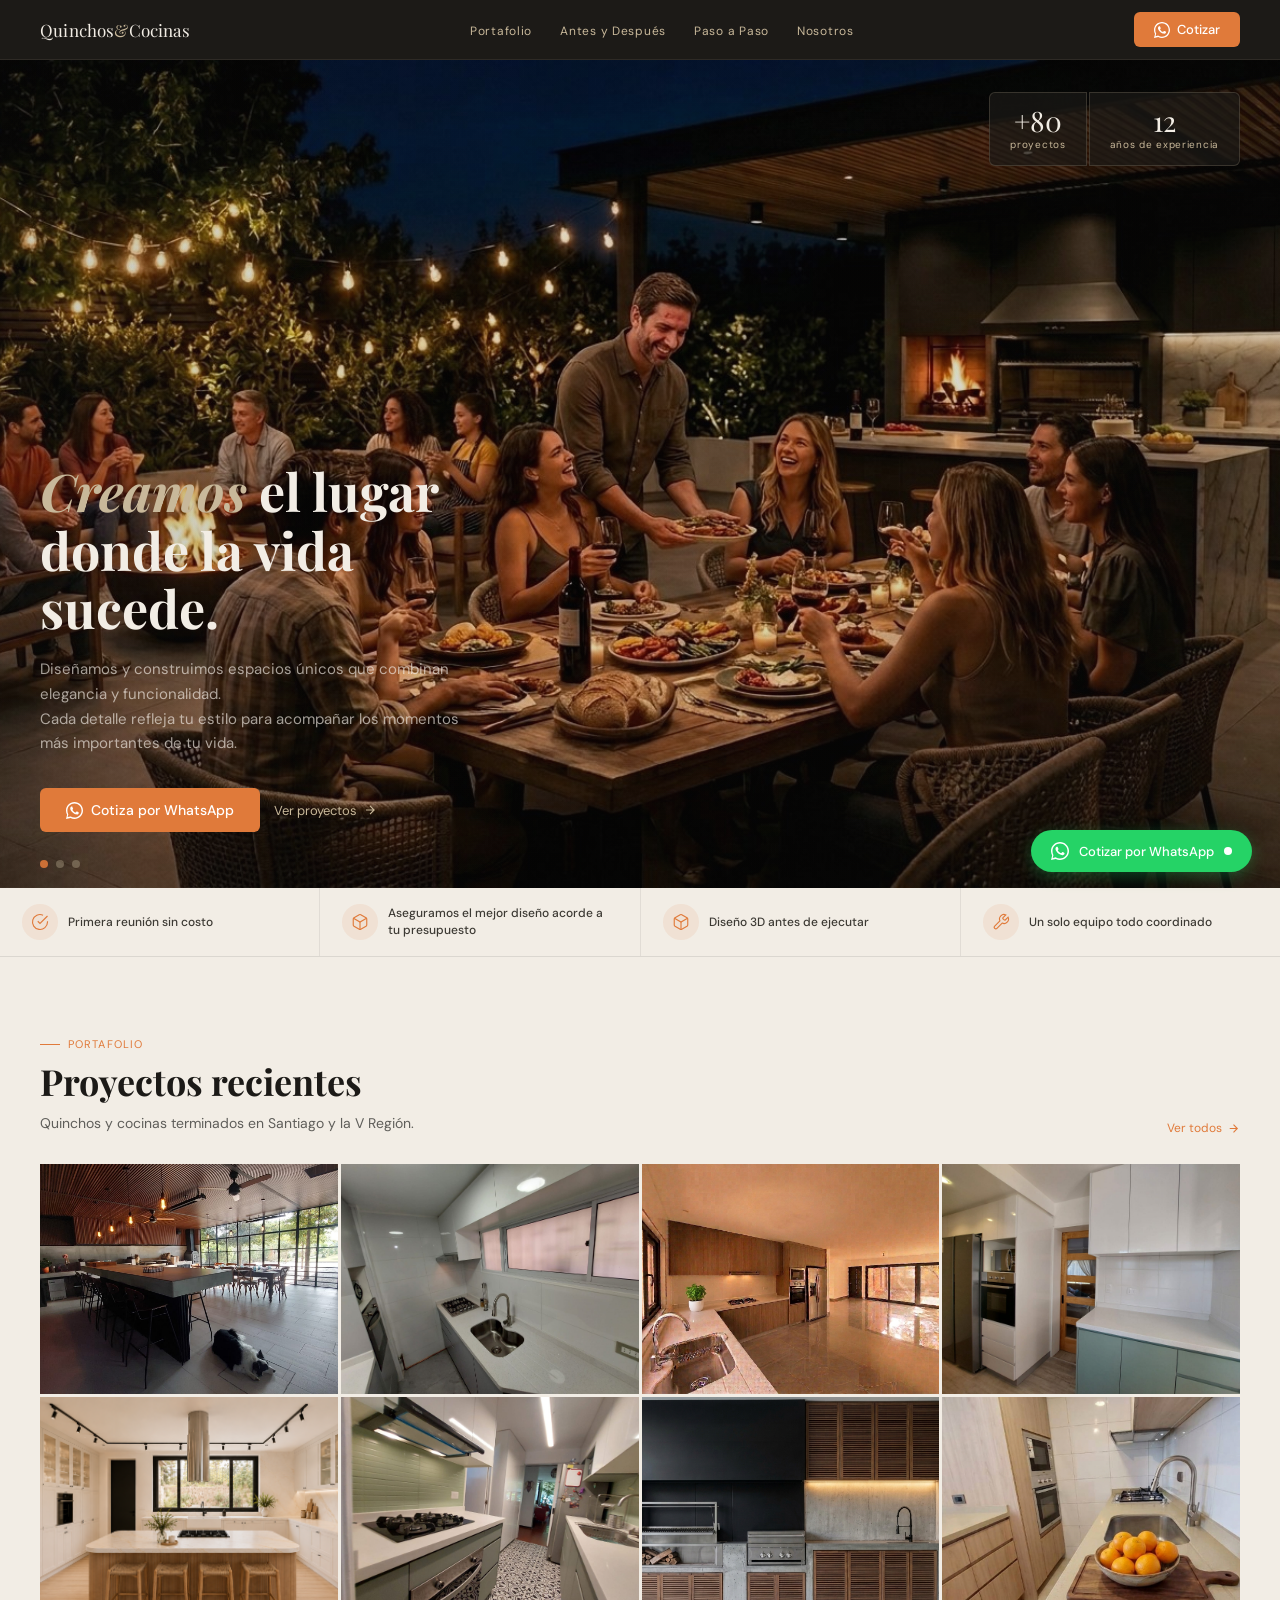
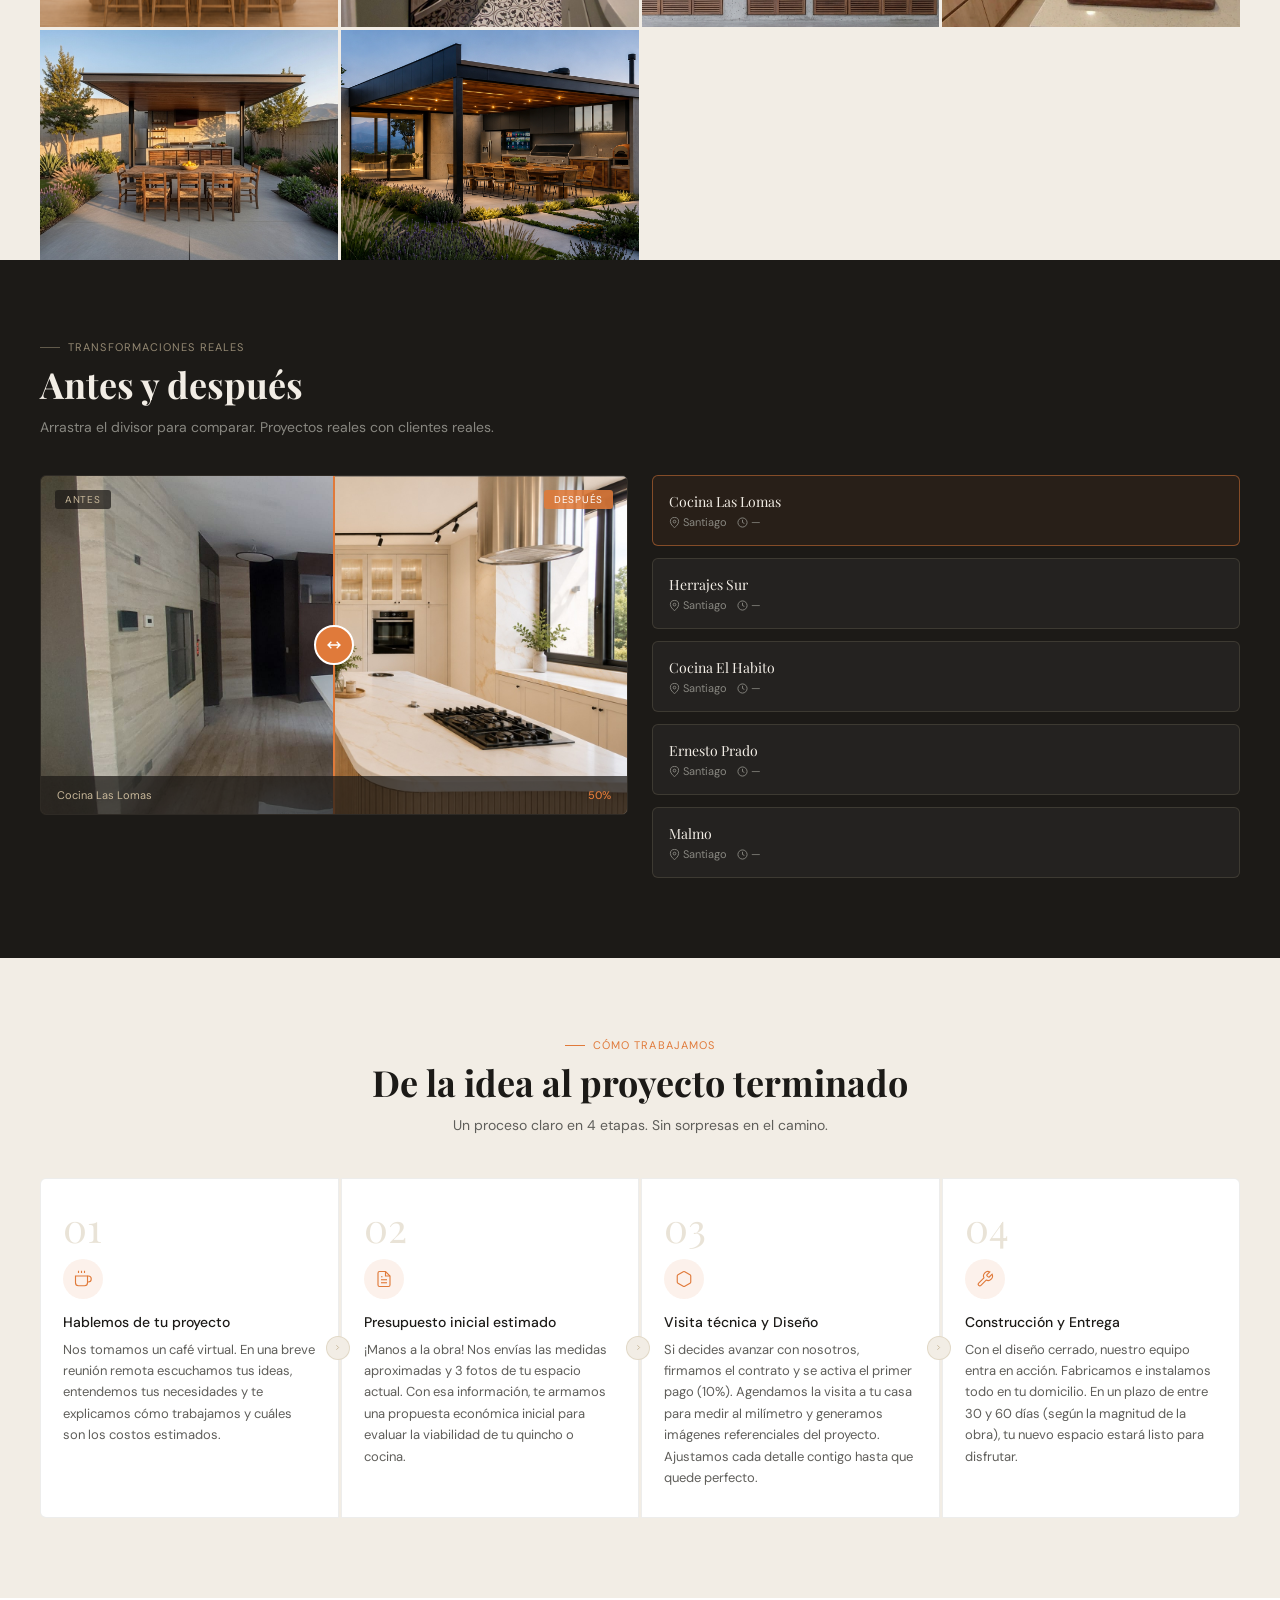
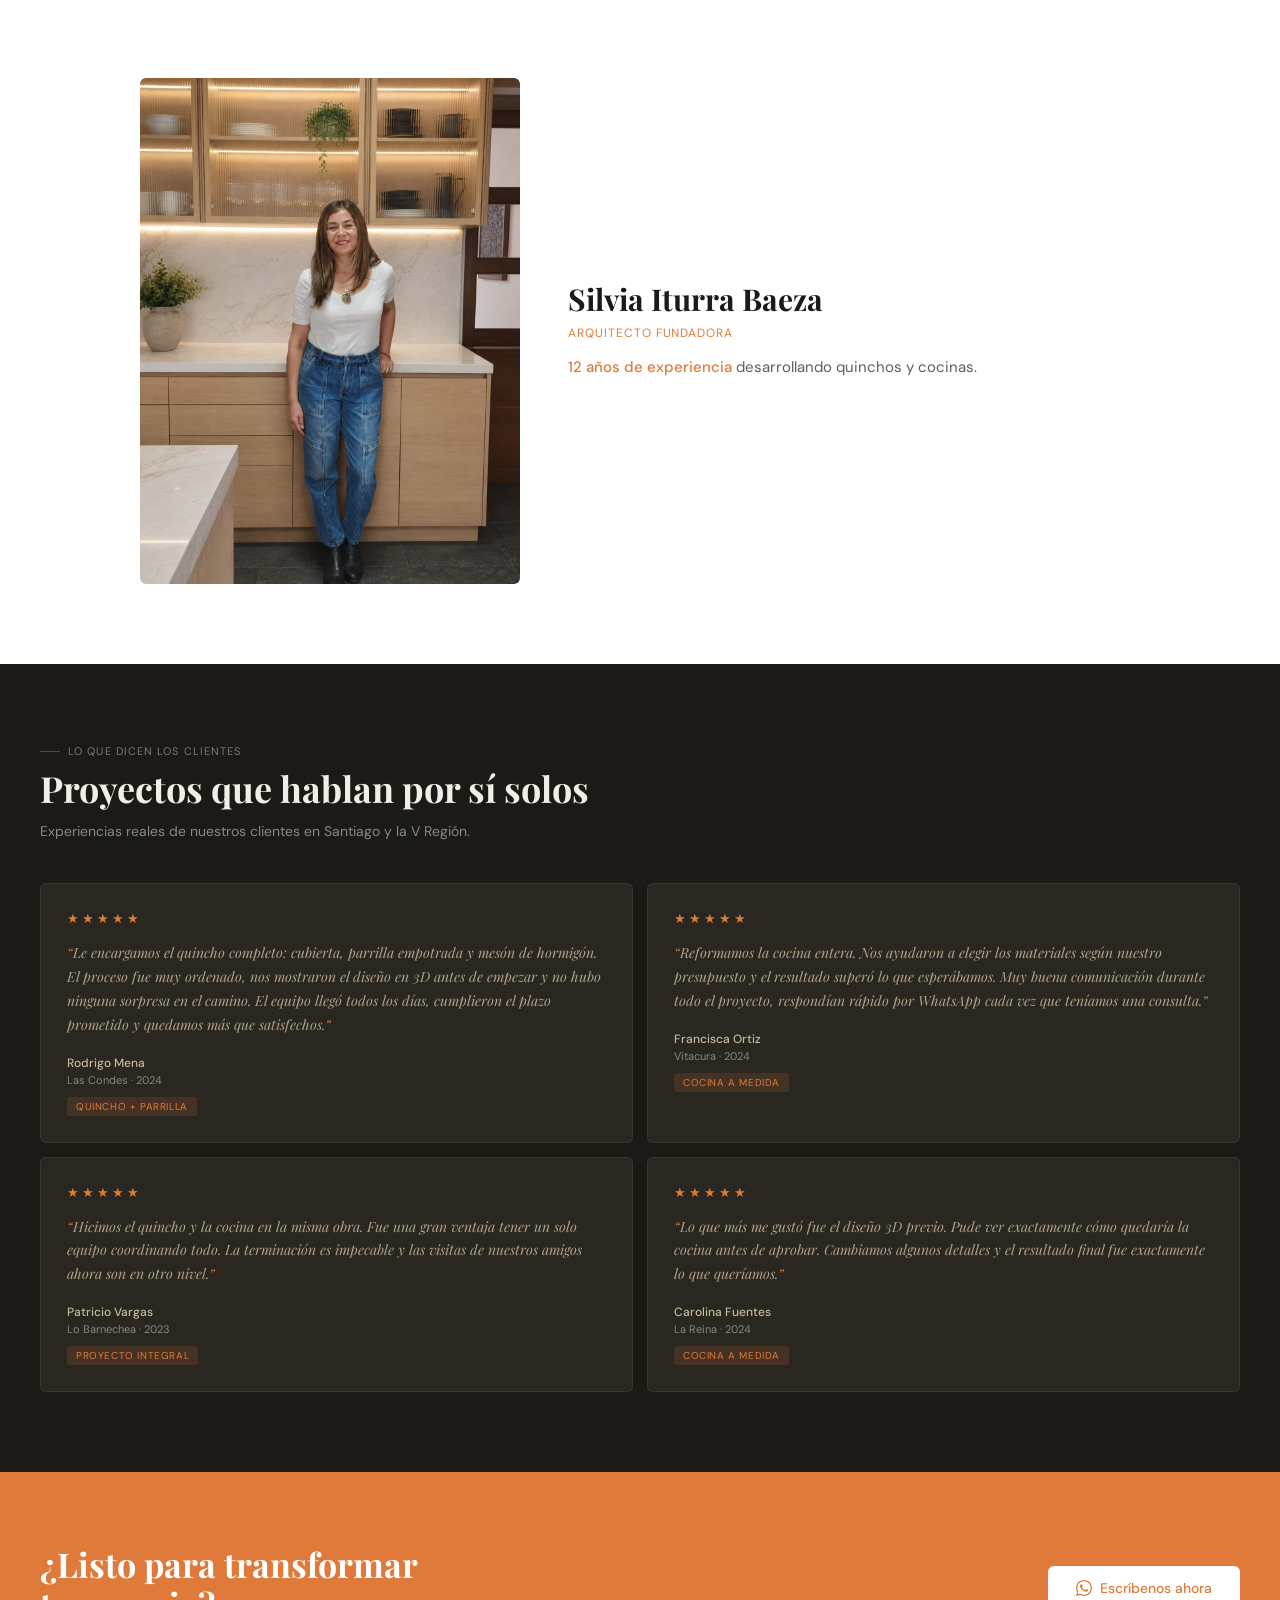
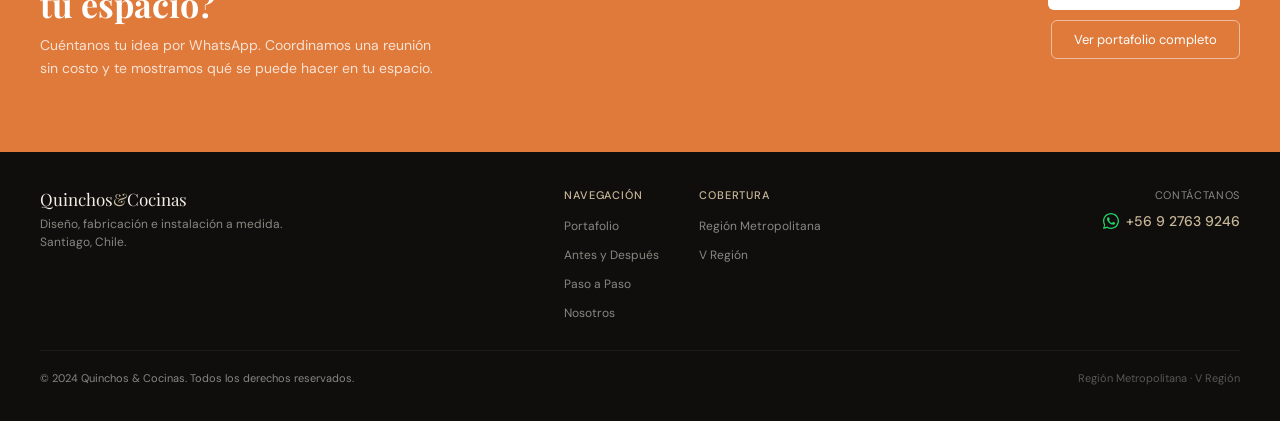
<file: index.html>
<!DOCTYPE html>
<html lang="es">
<head>
  <meta charset="UTF-8">
  <meta name="viewport" content="width=device-width, initial-scale=1.0">
  <title>Quinchos & Cocinas — A medida en Santiago y Viña del Mar</title>
  <meta name="description" content="Diseño, fabricación e instalación de quinchos y cocinas a medida en la Región Metropolitana y V Región. Un solo equipo, sin intermediarios.">
  <link rel="preconnect" href="https://fonts.googleapis.com">
  <link rel="preconnect" href="https://fonts.gstatic.com" crossorigin>
  <link href="https://fonts.googleapis.com/css2?family=Playfair+Display:ital,wght@0,400;0,500;1,400&family=DM+Sans:opsz,wght@9..40,400;9..40,500&display=swap" rel="stylesheet">
  <link rel="stylesheet" href="css/site.css">
</head>
<body>

  <!-- ── NAV ── -->
  <nav class="nav" aria-label="Navegación principal">
    <a href="#" class="nav-logo">Quinchos<span>&amp;</span>Cocinas</a>
    <ul class="nav-links">
      <li><a href="#portafolio">Portafolio</a></li>
      <li><a href="#antes-despues">Antes y Después</a></li>
      <li><a href="#proceso">Paso a Paso</a></li>
      <li><a href="#nosotros">Nosotros</a></li>
    </ul>
    <!-- Cotizador desactivado temporalmente (verificando precios). Reactivar: quitar las lineas de comentario que rodean este bloque.
    <a href="/cotizador" class="nav-cta" style="margin-right:8px; background:transparent; border:1px solid rgba(200,184,154,0.3); color:var(--sand);">
      Cotizador
    </a>
    -->
    <a href="https://wa.me/56927639246?text=Hola%2C%20me%20interesa%20cotizar%20un%20proyecto" class="nav-cta" target="_blank" rel="noopener">
      <svg width="16" height="16" viewBox="0 0 24 24" fill="currentColor" aria-hidden="true"><path d="M17.472 14.382c-.297-.149-1.758-.867-2.03-.967-.273-.099-.471-.148-.67.15-.197.297-.767.966-.94 1.164-.173.199-.347.223-.644.075-.297-.15-1.255-.463-2.39-1.475-.883-.788-1.48-1.761-1.653-2.059-.173-.297-.018-.458.13-.606.134-.133.298-.347.446-.52.149-.174.198-.298.298-.497.099-.198.05-.371-.025-.52-.075-.149-.669-1.612-.916-2.207-.242-.579-.487-.5-.669-.51-.173-.008-.371-.01-.57-.01-.198 0-.52.074-.792.372-.272.297-1.04 1.016-1.04 2.479 0 1.462 1.065 2.875 1.213 3.074.149.198 2.096 3.2 5.077 4.487.709.306 1.262.489 1.694.625.712.227 1.36.195 1.871.118.571-.085 1.758-.719 2.006-1.413.248-.694.248-1.289.173-1.413-.074-.124-.272-.198-.57-.347z"/><path d="M12 0C5.373 0 0 5.373 0 12c0 2.122.554 4.118 1.524 5.847L.057 23.998l6.304-1.452A11.946 11.946 0 0012 24c6.627 0 12-5.373 12-12S18.627 0 12 0zm0 22c-1.939 0-3.762-.516-5.337-1.419l-.382-.228-3.962.911.959-3.853-.25-.396A9.958 9.958 0 012 12C2 6.477 6.477 2 12 2s10 4.477 10 10-4.477 10-10 10z"/></svg>
      Cotizar
    </a>
    <button class="nav-hamburger" aria-label="Menú">
      <span></span><span></span><span></span>
    </button>
  </nav>

  <!-- ── HERO ── -->
  <section class="hero" aria-label="Bienvenida">
    <div class="carousel-container">
      <div class="carousel-left">
        <div class="carousel-slides">
          <div class="carousel-slide active">
            <img src="images/portada-1.jpg" alt="Portada 1">
          </div>
          <div class="carousel-slide">
            <img src="images/portada-2.jpg" alt="Portada 2">
          </div>
          <div class="carousel-slide">
            <img src="images/portada-3.jpg" alt="Portada 3">
          </div>
        </div>
        <div class="carousel-dots">
          <span class="carousel-dot active" data-slide="0"></span>
          <span class="carousel-dot" data-slide="1"></span>
          <span class="carousel-dot" data-slide="2"></span>
        </div>
      </div>
    </div>
    <div class="hero-overlay"></div>

    <div class="hero-stats" aria-label="Estadísticas">
      <div class="hero-stat">
        <div class="hero-stat-num">+80</div>
        <div class="hero-stat-label">proyectos</div>
      </div>
      <div class="hero-stat">
        <div class="hero-stat-num">12</div>
        <div class="hero-stat-label">años de experiencia</div>
      </div>
    </div>

    <div class="hero-content">
      <h1 class="hero-title">
        <em>Creamos</em> el lugar<br>
        donde la vida sucede.
      </h1>
      <p class="hero-sub">Diseñamos y construimos espacios únicos que combinan elegancia y funcionalidad.<br>Cada detalle refleja tu estilo para acompañar los momentos más importantes de tu vida.</p>
      <div class="hero-btns">
        <a href="https://wa.me/56927639246?text=Hola%2C%20me%20interesa%20cotizar%20un%20proyecto" class="btn-primary" target="_blank" rel="noopener">
          <svg width="17" height="17" viewBox="0 0 24 24" fill="currentColor" aria-hidden="true"><path d="M17.472 14.382c-.297-.149-1.758-.867-2.03-.967-.273-.099-.471-.148-.67.15-.197.297-.767.966-.94 1.164-.173.199-.347.223-.644.075-.297-.15-1.255-.463-2.39-1.475-.883-.788-1.48-1.761-1.653-2.059-.173-.297-.018-.458.13-.606.134-.133.298-.347.446-.52.149-.174.198-.298.298-.497.099-.198.05-.371-.025-.52-.075-.149-.669-1.612-.916-2.207-.242-.579-.487-.5-.669-.51-.173-.008-.371-.01-.57-.01-.198 0-.52.074-.792.372-.272.297-1.04 1.016-1.04 2.479 0 1.462 1.065 2.875 1.213 3.074.149.198 2.096 3.2 5.077 4.487.709.306 1.262.489 1.694.625.712.227 1.36.195 1.871.118.571-.085 1.758-.719 2.006-1.413.248-.694.248-1.289.173-1.413-.074-.124-.272-.198-.57-.347z"/><path d="M12 0C5.373 0 0 5.373 0 12c0 2.122.554 4.118 1.524 5.847L.057 23.998l6.304-1.452A11.946 11.946 0 0012 24c6.627 0 12-5.373 12-12S18.627 0 12 0zm0 22c-1.939 0-3.762-.516-5.337-1.419l-.382-.228-3.962.911.959-3.853-.25-.396A9.958 9.958 0 012 12C2 6.477 6.477 2 12 2s10 4.477 10 10-4.477 10-10 10z"/></svg>
          Cotiza por WhatsApp
        </a>
        <a href="#portafolio" class="btn-ghost">
          Ver proyectos
          <svg width="14" height="14" viewBox="0 0 24 24" fill="none" stroke="currentColor" stroke-width="2" aria-hidden="true"><path d="M5 12h14M12 5l7 7-7 7"/></svg>
        </a>
      </div>
    </div>
  </section>

  <!-- ── TRUST BAR ── -->
  <div class="trust-bar" role="list" aria-label="Por qué elegirnos">
    <div class="trust-item" role="listitem">
      <div class="trust-icon" aria-hidden="true">
        <svg width="18" height="18" viewBox="0 0 24 24" fill="none" stroke="currentColor" stroke-width="1.5"><path d="M22 11.08V12a10 10 0 11-5.93-9.14"/><polyline points="22 4 12 14.01 9 11.01"/></svg>
      </div>
      <div class="trust-text">Primera reunión sin costo</div>
    </div>
    <div class="trust-item" role="listitem">
      <div class="trust-icon" aria-hidden="true">
        <svg width="18" height="18" viewBox="0 0 24 24" fill="none" stroke="currentColor" stroke-width="1.5"><path d="M21 16V8a2 2 0 00-1-1.73l-7-4a2 2 0 00-2 0l-7 4A2 2 0 003 8v8a2 2 0 001 1.73l7 4a2 2 0 002 0l7-4A2 2 0 0021 16z"/><polyline points="3.27 6.96 12 12.01 20.73 6.96"/><line x1="12" y1="22.08" x2="12" y2="12"/></svg>
      </div>
      <div class="trust-text">Aseguramos el mejor diseño acorde a tu presupuesto</div>
    </div>
    <div class="trust-item" role="listitem">
      <div class="trust-icon" aria-hidden="true">
        <svg width="18" height="18" viewBox="0 0 24 24" fill="none" stroke="currentColor" stroke-width="1.5"><path d="M21 16V8a2 2 0 00-1-1.73l-7-4a2 2 0 00-2 0l-7 4A2 2 0 003 8v8a2 2 0 001 1.73l7 4a2 2 0 002 0l7-4A2 2 0 0021 16z"/><polyline points="3.27 6.96 12 12.01 20.73 6.96"/><line x1="12" y1="22.08" x2="12" y2="12"/></svg>
      </div>
      <div class="trust-text">Diseño 3D antes de ejecutar</div>
    </div>
    <div class="trust-item" role="listitem">
      <div class="trust-icon" aria-hidden="true">
        <svg width="18" height="18" viewBox="0 0 24 24" fill="none" stroke="currentColor" stroke-width="1.5"><path d="M14.7 6.3a1 1 0 000 1.4l1.6 1.6a1 1 0 001.4 0l3.77-3.77a6 6 0 01-7.94 7.94l-6.91 6.91a2.12 2.12 0 01-3-3l6.91-6.91a6 6 0 017.94-7.94l-3.76 3.76z"/></svg>
      </div>
      <div class="trust-text">Un solo equipo todo coordinado</div>
    </div>
  </div>

  <!-- ── GALERÍA ── -->
  <section class="gallery-section" id="portafolio" aria-label="Portafolio de proyectos">
    <div class="gallery-header">
      <div>
        <p class="section-label">Portafolio</p>
        <h2 class="section-title">Proyectos recientes</h2>
        <p class="section-sub">Quinchos y cocinas terminados en Santiago y la V Región.</p>
      </div>
      <a href="#portafolio" class="link-arrow">
        Ver todos
        <svg width="13" height="13" viewBox="0 0 24 24" fill="none" stroke="currentColor" stroke-width="2" aria-hidden="true"><path d="M5 12h14M12 5l7 7-7 7"/></svg>
      </a>
    </div>

    <div class="gallery-grid">
      <!-- AUTO-GALLERY:START (generado por scripts/sync-proyectos.js, no editar a mano) -->
      <a class="gal-item" href="proyecto-camino-el-algarrobo.html">
        <div class="gal-ph" style="height:100%;">
          <img src="images/proyectos/camino-el-algarrobo/1.jpeg" alt="Quincho Camino el Algarrobo" style="position:absolute;inset:0;width:100%;height:100%;object-fit:cover;">
        </div>
        <div class="gal-overlay">
          <div>
            <div class="gal-info-label">Camino el Algarrobo</div>
            <div class="gal-info-tag">Quincho</div>
          </div>
        </div>
      </a>

      <a class="gal-item" href="proyecto-cocina-ernesto-prado.html">
        <div class="gal-ph" style="height:100%;">
          <img src="images/proyectos/cocina-ernesto-prado/1.jpeg" alt="Cocina Ernesto Prado" style="position:absolute;inset:0;width:100%;height:100%;object-fit:cover;">
        </div>
        <div class="gal-overlay">
          <div>
            <div class="gal-info-label">Cocina Ernesto Prado</div>
            <div class="gal-info-tag">Cocina</div>
          </div>
        </div>
      </a>

      <a class="gal-item" href="proyecto-cocina-francisco-de-villagra.html">
        <div class="gal-ph" style="height:100%;">
          <img src="images/proyectos/cocina-francisco-de-villagra/1.jpg" alt="Cocina Francisco de Villagra" style="position:absolute;inset:0;width:100%;height:100%;object-fit:cover;">
        </div>
        <div class="gal-overlay">
          <div>
            <div class="gal-info-label">Cocina Francisco de Villagra</div>
            <div class="gal-info-tag">Cocina</div>
          </div>
        </div>
      </a>

      <a class="gal-item" href="proyecto-el-habito.html">
        <div class="gal-ph" style="height:100%;">
          <img src="images/proyectos/el-habito/1.jpeg" alt="Cocina El Habito" style="position:absolute;inset:0;width:100%;height:100%;object-fit:cover;">
        </div>
        <div class="gal-overlay">
          <div>
            <div class="gal-info-label">El Habito</div>
            <div class="gal-info-tag">Cocina</div>
          </div>
        </div>
      </a>

      <a class="gal-item" href="proyecto-las-lomas.html">
        <div class="gal-ph" style="height:100%;">
          <img src="images/proyectos/las-lomas/1.png" alt="Cocina Las Lomas" style="position:absolute;inset:0;width:100%;height:100%;object-fit:cover;">
        </div>
        <div class="gal-overlay">
          <div>
            <div class="gal-info-label">Las Lomas</div>
            <div class="gal-info-tag">Cocina</div>
          </div>
        </div>
      </a>

      <a class="gal-item" href="proyecto-malmo.html">
        <div class="gal-ph" style="height:100%;">
          <img src="images/proyectos/malmo/1.jpeg" alt="Cocina Malmo" style="position:absolute;inset:0;width:100%;height:100%;object-fit:cover;">
        </div>
        <div class="gal-overlay">
          <div>
            <div class="gal-info-label">Malmo</div>
            <div class="gal-info-tag">Cocina</div>
          </div>
        </div>
      </a>

      <a class="gal-item" href="proyecto-quincho-el-golf.html">
        <div class="gal-ph" style="height:100%;">
          <img src="images/proyectos/quincho-el-golf/1.png" alt="Quincho El Golf" style="position:absolute;inset:0;width:100%;height:100%;object-fit:cover;">
        </div>
        <div class="gal-overlay">
          <div>
            <div class="gal-info-label">Quincho El Golf</div>
            <div class="gal-info-tag">Quincho</div>
          </div>
        </div>
      </a>

      <a class="gal-item" href="proyecto-renaca.html">
        <div class="gal-ph" style="height:100%;">
          <img src="images/proyectos/renaca/1.png" alt="Cocina Reñaca" style="position:absolute;inset:0;width:100%;height:100%;object-fit:cover;">
        </div>
        <div class="gal-overlay">
          <div>
            <div class="gal-info-label">Reñaca</div>
            <div class="gal-info-tag">Cocina</div>
          </div>
        </div>
      </a>

      <a class="gal-item" href="proyecto-talagante.html">
        <div class="gal-ph" style="height:100%;">
          <img src="images/proyectos/talagante/1.jpg" alt="Quincho Talagante" style="position:absolute;inset:0;width:100%;height:100%;object-fit:cover;">
        </div>
        <div class="gal-overlay">
          <div>
            <div class="gal-info-label">Talagante</div>
            <div class="gal-info-tag">Quincho</div>
          </div>
        </div>
      </a>

      <a class="gal-item" href="proyecto-vinas-de-chicureo.html">
        <div class="gal-ph" style="height:100%;">
          <img src="images/proyectos/vinas-de-chicureo/1.png" alt="Quincho Viñas de Chicureo" style="position:absolute;inset:0;width:100%;height:100%;object-fit:cover;">
        </div>
        <div class="gal-overlay">
          <div>
            <div class="gal-info-label">Viñas de Chicureo</div>
            <div class="gal-info-tag">Quincho</div>
          </div>
        </div>
      </a>
      <!-- AUTO-GALLERY:END -->
    </div>
  </section>

  <!-- ── ANTES / DESPUÉS ── -->
  <section class="antes-section" id="antes-despues" aria-label="Transformaciones antes y después">
    <p class="section-label">Transformaciones reales</p>
    <h2 class="section-title">Antes y después</h2>
    <p class="section-sub">Arrastra el divisor para comparar. Proyectos reales con clientes reales.</p>

    <div class="slider-outer">
      <div>
        <div class="slider-wrap" id="sliderWrap" role="img" aria-label="Comparación antes y después · Cocina Las Lomas">
          <div class="slider-before">
            <svg width="100%" height="340" viewBox="0 0 600 340" xmlns="http://www.w3.org/2000/svg" preserveAspectRatio="xMidYMid slice" aria-hidden="true">
              <rect width="600" height="340" fill="#2A2620"/>
              <rect x="40" y="60" width="300" height="200" rx="4" fill="none" stroke="#C8B89A" stroke-width="0.5" opacity="0.18"/>
              <rect x="80" y="100" width="100" height="80" rx="2" fill="#3D3A34" opacity="0.4"/>
              <rect x="200" y="110" width="80" height="60" rx="2" fill="#3D3A34" opacity="0.3"/>
              <line x1="40" y1="280" x2="560" y2="280" stroke="#C8B89A" stroke-width="0.5" opacity="0.1"/>
              <text x="300" y="316" text-anchor="middle" font-family="DM Sans,sans-serif" font-size="12" fill="#888780">Herrajes Sur — Antes</text>
            </svg>
            <img id="sliderBeforeImg" src="" alt="Antes" style="position:absolute;inset:0;width:100%;height:100%;object-fit:cover;display:none;">
          </div>
          <div class="slider-after" id="sliderAfter">
            <svg width="100%" height="340" viewBox="0 0 600 340" xmlns="http://www.w3.org/2000/svg" preserveAspectRatio="xMidYMid slice" aria-hidden="true">
              <rect width="600" height="340" fill="#3D3834"/>
              <path d="M30,220 Q150,190 300,200 Q450,210 570,180 L570,340 L30,340 Z" fill="#4A3D2A" opacity="0.35"/>
              <rect x="100" y="60" width="400" height="120" rx="8" fill="none" stroke="#C8B89A" stroke-width="0.5" opacity="0.28"/>
              <rect x="100" y="60" width="400" height="28" rx="4" fill="#3D3A34" opacity="0.45"/>
              <line x1="300" y1="88" x2="300" y2="180" stroke="#C8B89A" stroke-width="0.5" opacity="0.2"/>
              <rect x="130" y="205" width="120" height="60" rx="4" fill="#E07A3A" opacity="0.22"/>
              <rect x="280" y="205" width="130" height="60" rx="4" fill="#C8B89A" opacity="0.12"/>
              <text x="300" y="316" text-anchor="middle" font-family="DM Sans,sans-serif" font-size="12" fill="#C8B89A">Herrajes Sur — Después</text>
            </svg>
            <img id="sliderAfterImg" src="" alt="Después" style="position:absolute;inset:0;width:100%;height:100%;object-fit:cover;display:none;">
          </div>
          <div class="slider-divider" id="sliderDiv"></div>
          <div class="slider-handle" id="sliderHandle" aria-hidden="true">
            <svg width="16" height="16" viewBox="0 0 24 24" fill="none" stroke="currentColor" stroke-width="2"><path d="M21 12H3M8 7l-5 5 5 5M16 7l5 5-5 5"/></svg>
          </div>
          <div class="slider-badge before">Antes</div>
          <div class="slider-badge after">Después</div>
          <div class="slider-footer">
            <span class="slider-footer-txt" id="sliderFooterTxt">Cocina Las Lomas</span>
            <span class="slider-pct" id="sliderPct">50%</span>
          </div>
        </div>
      </div>

      <div class="slider-thumbnails" role="list" aria-label="Proyectos antes y después">
        <div class="thumb-card active" role="listitem" tabindex="0" data-index="0">
          <div class="thumb-title">Cocina Las Lomas</div>
          <div class="thumb-meta">
            <span>
              <svg width="11" height="11" viewBox="0 0 24 24" fill="none" stroke="currentColor" stroke-width="2" aria-hidden="true"><path d="M21 10c0 7-9 13-9 13s-9-6-9-13a9 9 0 0118 0z"/><circle cx="12" cy="10" r="3"/></svg>
              Santiago
            </span>
            <span>
              <svg width="11" height="11" viewBox="0 0 24 24" fill="none" stroke="currentColor" stroke-width="2" aria-hidden="true"><circle cx="12" cy="12" r="10"/><polyline points="12 6 12 12 16 14"/></svg>
              —
            </span>
          </div>
        </div>
        <div class="thumb-card" role="listitem" tabindex="0" data-index="1">
          <div class="thumb-title">Herrajes Sur</div>
          <div class="thumb-meta">
            <span>
              <svg width="11" height="11" viewBox="0 0 24 24" fill="none" stroke="currentColor" stroke-width="2" aria-hidden="true"><path d="M21 10c0 7-9 13-9 13s-9-6-9-13a9 9 0 0118 0z"/><circle cx="12" cy="10" r="3"/></svg>
              Santiago
            </span>
            <span>
              <svg width="11" height="11" viewBox="0 0 24 24" fill="none" stroke="currentColor" stroke-width="2" aria-hidden="true"><circle cx="12" cy="12" r="10"/><polyline points="12 6 12 12 16 14"/></svg>
              —
            </span>
          </div>
        </div>
        <div class="thumb-card" role="listitem" tabindex="0" data-index="2">
          <div class="thumb-title">Cocina El Habito</div>
          <div class="thumb-meta">
            <span>
              <svg width="11" height="11" viewBox="0 0 24 24" fill="none" stroke="currentColor" stroke-width="2" aria-hidden="true"><path d="M21 10c0 7-9 13-9 13s-9-6-9-13a9 9 0 0118 0z"/><circle cx="12" cy="10" r="3"/></svg>
              Santiago
            </span>
            <span>
              <svg width="11" height="11" viewBox="0 0 24 24" fill="none" stroke="currentColor" stroke-width="2" aria-hidden="true"><circle cx="12" cy="12" r="10"/><polyline points="12 6 12 12 16 14"/></svg>
              —
            </span>
          </div>
        </div>
        <div class="thumb-card" role="listitem" tabindex="0" data-index="3">
          <div class="thumb-title">Ernesto Prado</div>
          <div class="thumb-meta">
            <span>
              <svg width="11" height="11" viewBox="0 0 24 24" fill="none" stroke="currentColor" stroke-width="2" aria-hidden="true"><path d="M21 10c0 7-9 13-9 13s-9-6-9-13a9 9 0 0118 0z"/><circle cx="12" cy="10" r="3"/></svg>
              Santiago
            </span>
            <span>
              <svg width="11" height="11" viewBox="0 0 24 24" fill="none" stroke="currentColor" stroke-width="2" aria-hidden="true"><circle cx="12" cy="12" r="10"/><polyline points="12 6 12 12 16 14"/></svg>
              —
            </span>
          </div>
        </div>
        <div class="thumb-card" role="listitem" tabindex="0" data-index="4">
          <div class="thumb-title">Malmo</div>
          <div class="thumb-meta">
            <span>
              <svg width="11" height="11" viewBox="0 0 24 24" fill="none" stroke="currentColor" stroke-width="2" aria-hidden="true"><path d="M21 10c0 7-9 13-9 13s-9-6-9-13a9 9 0 0118 0z"/><circle cx="12" cy="10" r="3"/></svg>
              Santiago
            </span>
            <span>
              <svg width="11" height="11" viewBox="0 0 24 24" fill="none" stroke="currentColor" stroke-width="2" aria-hidden="true"><circle cx="12" cy="12" r="10"/><polyline points="12 6 12 12 16 14"/></svg>
              —
            </span>
          </div>
        </div>
      </div>
    </div>
  </section>

  <!-- ── PROCESO ── -->
  <section class="proceso-section" id="proceso" aria-label="Cómo trabajamos">
    <div style="text-align:center; margin-bottom:4px;">
      <p class="section-label" style="justify-content:center;">Cómo trabajamos</p>
      <h2 class="section-title">De la idea al proyecto terminado</h2>
      <p class="section-sub" style="margin: 8px auto 0; text-align:center;">Un proceso claro en 4 etapas. Sin sorpresas en el camino.</p>
    </div>

    <div class="pasos-grid">
      <div class="paso-card">
        <div class="paso-num">01</div>
        <div class="paso-icon-wrap" aria-hidden="true">
          <svg width="18" height="18" viewBox="0 0 24 24" fill="none" stroke="currentColor" stroke-width="1.5"><path d="M18 8h1a4 4 0 010 8h-1"/><path d="M2 8h16v9a4 4 0 01-4 4H6a4 4 0 01-4-4z"/><line x1="6" y1="1" x2="6" y2="4"/><line x1="10" y1="1" x2="10" y2="4"/><line x1="14" y1="1" x2="14" y2="4"/></svg>
        </div>
        <div class="paso-title">Hablemos de tu proyecto</div>
        <p class="paso-desc">Nos tomamos un café virtual. En una breve reunión remota escuchamos tus ideas, entendemos tus necesidades y te explicamos cómo trabajamos y cuáles son los costos estimados.</p>
        <div class="paso-arrow" aria-hidden="true">
          <svg width="9" height="9" viewBox="0 0 24 24" fill="none" stroke="currentColor" stroke-width="2.5"><path d="M9 18l6-6-6-6"/></svg>
        </div>
      </div>

      <div class="paso-card">
        <div class="paso-num">02</div>
        <div class="paso-icon-wrap" aria-hidden="true">
          <svg width="18" height="18" viewBox="0 0 24 24" fill="none" stroke="currentColor" stroke-width="1.5"><path d="M14 2H6a2 2 0 00-2 2v16a2 2 0 002 2h12a2 2 0 002-2V8z"/><polyline points="14 2 14 8 20 8"/><line x1="16" y1="13" x2="8" y2="13"/><line x1="16" y1="17" x2="8" y2="17"/><polyline points="10 9 9 9 8 9"/></svg>
        </div>
        <div class="paso-title">Presupuesto inicial estimado</div>
        <p class="paso-desc">¡Manos a la obra! Nos envías las medidas aproximadas y 3 fotos de tu espacio actual. Con esa información, te armamos una propuesta económica inicial para evaluar la viabilidad de tu quincho o cocina.</p>
        <div class="paso-arrow" aria-hidden="true">
          <svg width="9" height="9" viewBox="0 0 24 24" fill="none" stroke="currentColor" stroke-width="2.5"><path d="M9 18l6-6-6-6"/></svg>
        </div>
      </div>

      <div class="paso-card">
        <div class="paso-num">03</div>
        <div class="paso-icon-wrap" aria-hidden="true">
          <svg width="18" height="18" viewBox="0 0 24 24" fill="none" stroke="currentColor" stroke-width="1.5"><path d="M21 16V8a2 2 0 00-1-1.73l-7-4a2 2 0 00-2 0l-7 4A2 2 0 003 8v8a2 2 0 001 1.73l7 4a2 2 0 002 0l7-4A2 2 0 0021 16z"/></svg>
        </div>
        <div class="paso-title">Visita técnica y Diseño</div>
        <p class="paso-desc">Si decides avanzar con nosotros, firmamos el contrato y se activa el primer pago (10%). Agendamos la visita a tu casa para medir al milímetro y generamos imágenes referenciales del proyecto. Ajustamos cada detalle contigo hasta que quede perfecto.</p>
        <div class="paso-arrow" aria-hidden="true">
          <svg width="9" height="9" viewBox="0 0 24 24" fill="none" stroke="currentColor" stroke-width="2.5"><path d="M9 18l6-6-6-6"/></svg>
        </div>
      </div>

      <div class="paso-card">
        <div class="paso-num">04</div>
        <div class="paso-icon-wrap" aria-hidden="true">
          <svg width="18" height="18" viewBox="0 0 24 24" fill="none" stroke="currentColor" stroke-width="1.5"><path d="M14.7 6.3a1 1 0 000 1.4l1.6 1.6a1 1 0 001.4 0l3.77-3.77a6 6 0 01-7.94 7.94l-6.91 6.91a2.12 2.12 0 01-3-3l6.91-6.91a6 6 0 017.94-7.94l-3.76 3.76z"/></svg>
        </div>
        <div class="paso-title">Construcción y Entrega</div>
        <p class="paso-desc">Con el diseño cerrado, nuestro equipo entra en acción. Fabricamos e instalamos todo en tu domicilio. En un plazo de entre 30 y 60 días (según la magnitud de la obra), tu nuevo espacio estará listo para disfrutar.</p>
      </div>
    </div>
  </section>

  <!-- ── NOSOTROS ── -->
  <section class="nosotros-section" id="nosotros" aria-label="Quiénes somos">
    <div class="nosotros-grid">
      <div class="nosotros-foto">
        <img src="images/equipo/arquitecta.jpg" alt="Silvia Iturra Baeza, Arquitecto Fundadora de Quinchos &amp; Cocinas" loading="lazy">
      </div>
      <div>
        <h2 class="nosotros-rol">Silvia Iturra Baeza</h2>
        <p class="nosotros-cargo">Arquitecto Fundadora</p>
        <p class="nosotros-exp"><strong>12 años de experiencia</strong> desarrollando quinchos y cocinas.</p>
      </div>
    </div>
  </section>

  <!-- ── TESTIMONIOS ── -->
  <section class="test-section" id="testimonios" aria-label="Testimonios de clientes">
    <p class="section-label">Lo que dicen los clientes</p>
    <h2 class="section-title">Proyectos que hablan por sí solos</h2>
    <p class="section-sub">Experiencias reales de nuestros clientes en Santiago y la V Región.</p>

    <div class="test-grid">
      <div class="test-card">
        <div class="test-stars" aria-label="5 estrellas">★★★★★</div>
        <p class="test-quote">Le encargamos el quincho completo: cubierta, parrilla empotrada y mesón de hormigón. El proceso fue muy ordenado, nos mostraron el diseño en 3D antes de empezar y no hubo ninguna sorpresa en el camino. El equipo llegó todos los días, cumplieron el plazo prometido y quedamos más que satisfechos.</p>
        <div class="test-author-name">Rodrigo Mena</div>
        <div class="test-author-meta">Las Condes · 2024</div>
        <div class="test-tag">Quincho + parrilla</div>
      </div>

      <div class="test-card">
        <div class="test-stars" aria-label="5 estrellas">★★★★★</div>
        <p class="test-quote">Reformamos la cocina entera. Nos ayudaron a elegir los materiales según nuestro presupuesto y el resultado superó lo que esperábamos. Muy buena comunicación durante todo el proyecto, respondían rápido por WhatsApp cada vez que teníamos una consulta.</p>
        <div class="test-author-name">Francisca Ortiz</div>
        <div class="test-author-meta">Vitacura · 2024</div>
        <div class="test-tag">Cocina a medida</div>
      </div>

      <div class="test-card">
        <div class="test-stars" aria-label="5 estrellas">★★★★★</div>
        <p class="test-quote">Hicimos el quincho y la cocina en la misma obra. Fue una gran ventaja tener un solo equipo coordinando todo. La terminación es impecable y las visitas de nuestros amigos ahora son en otro nivel.</p>
        <div class="test-author-name">Patricio Vargas</div>
        <div class="test-author-meta">Lo Barnechea · 2023</div>
        <div class="test-tag">Proyecto integral</div>
      </div>

      <div class="test-card">
        <div class="test-stars" aria-label="5 estrellas">★★★★★</div>
        <p class="test-quote">Lo que más me gustó fue el diseño 3D previo. Pude ver exactamente cómo quedaría la cocina antes de aprobar. Cambiamos algunos detalles y el resultado final fue exactamente lo que queríamos.</p>
        <div class="test-author-name">Carolina Fuentes</div>
        <div class="test-author-meta">La Reina · 2024</div>
        <div class="test-tag">Cocina a medida</div>
      </div>
    </div>
  </section>

  <!-- ── CTA FINAL ── -->
  <section class="cta-section" aria-label="Contacto y cotización">
    <div>
      <h2 class="cta-title">¿Listo para transformar<br>tu espacio?</h2>
      <p class="cta-sub">Cuéntanos tu idea por WhatsApp. Coordinamos una reunión sin costo y te mostramos qué se puede hacer en tu espacio.</p>
    </div>
    <div class="cta-btns">
      <a href="https://wa.me/56927639246?text=Hola%2C%20me%20interesa%20cotizar%20un%20proyecto" class="btn-white" target="_blank" rel="noopener">
        <svg width="16" height="16" viewBox="0 0 24 24" fill="currentColor" aria-hidden="true"><path d="M17.472 14.382c-.297-.149-1.758-.867-2.03-.967-.273-.099-.471-.148-.67.15-.197.297-.767.966-.94 1.164-.173.199-.347.223-.644.075-.297-.15-1.255-.463-2.39-1.475-.883-.788-1.48-1.761-1.653-2.059-.173-.297-.018-.458.13-.606.134-.133.298-.347.446-.52.149-.174.198-.298.298-.497.099-.198.05-.371-.025-.52-.075-.149-.669-1.612-.916-2.207-.242-.579-.487-.5-.669-.51-.173-.008-.371-.01-.57-.01-.198 0-.52.074-.792.372-.272.297-1.04 1.016-1.04 2.479 0 1.462 1.065 2.875 1.213 3.074.149.198 2.096 3.2 5.077 4.487.709.306 1.262.489 1.694.625.712.227 1.36.195 1.871.118.571-.085 1.758-.719 2.006-1.413.248-.694.248-1.289.173-1.413-.074-.124-.272-.198-.57-.347z"/><path d="M12 0C5.373 0 0 5.373 0 12c0 2.122.554 4.118 1.524 5.847L.057 23.998l6.304-1.452A11.946 11.946 0 0012 24c6.627 0 12-5.373 12-12S18.627 0 12 0zm0 22c-1.939 0-3.762-.516-5.337-1.419l-.382-.228-3.962.911.959-3.853-.25-.396A9.958 9.958 0 012 12C2 6.477 6.477 2 12 2s10 4.477 10 10-4.477 10-10 10z"/></svg>
        Escríbenos ahora
      </a>
      <a href="#portafolio" class="btn-outline-white">
        Ver portafolio completo
      </a>
    </div>
  </section>

  <!-- ── FOOTER ── -->
  <footer class="footer">
    <div class="footer-top">
      <div>
        <a href="#" class="footer-logo">Quinchos<span>&amp;</span>Cocinas</a>
        <p class="footer-tagline">Diseño, fabricación e instalación a medida.<br>Santiago, Chile.</p>
      </div>

      <div class="footer-nav">
        <div class="footer-nav-col">
          <h4>Navegación</h4>
          <ul>
            <li><a href="#portafolio">Portafolio</a></li>
            <li><a href="#antes-despues">Antes y Después</a></li>
            <li><a href="#proceso">Paso a Paso</a></li>
            <li><a href="#nosotros">Nosotros</a></li>
          </ul>
        </div>
        <div class="footer-nav-col">
          <h4>Cobertura</h4>
          <ul>
            <li><a href="#">Región Metropolitana</a></li>
            <li><a href="#">V Región</a></li>
          </ul>
        </div>
      </div>

      <div class="footer-contact">
        <p class="footer-contact-label">Contáctanos</p>
        <a href="https://wa.me/56927639246" class="footer-contact-wa" target="_blank" rel="noopener">
          <svg width="16" height="16" viewBox="0 0 24 24" fill="#25D366" aria-hidden="true"><path d="M17.472 14.382c-.297-.149-1.758-.867-2.03-.967-.273-.099-.471-.148-.67.15-.197.297-.767.966-.94 1.164-.173.199-.347.223-.644.075-.297-.15-1.255-.463-2.39-1.475-.883-.788-1.48-1.761-1.653-2.059-.173-.297-.018-.458.13-.606.134-.133.298-.347.446-.52.149-.174.198-.298.298-.497.099-.198.05-.371-.025-.52-.075-.149-.669-1.612-.916-2.207-.242-.579-.487-.5-.669-.51-.173-.008-.371-.01-.57-.01-.198 0-.52.074-.792.372-.272.297-1.04 1.016-1.04 2.479 0 1.462 1.065 2.875 1.213 3.074.149.198 2.096 3.2 5.077 4.487.709.306 1.262.489 1.694.625.712.227 1.36.195 1.871.118.571-.085 1.758-.719 2.006-1.413.248-.694.248-1.289.173-1.413-.074-.124-.272-.198-.57-.347z"/><path d="M12 0C5.373 0 0 5.373 0 12c0 2.122.554 4.118 1.524 5.847L.057 23.998l6.304-1.452A11.946 11.946 0 0012 24c6.627 0 12-5.373 12-12S18.627 0 12 0zm0 22c-1.939 0-3.762-.516-5.337-1.419l-.382-.228-3.962.911.959-3.853-.25-.396A9.958 9.958 0 012 12C2 6.477 6.477 2 12 2s10 4.477 10 10-4.477 10-10 10z"/></svg>
          +56 9 2763 9246
        </a>
      </div>
    </div>

    <div class="footer-bottom">
      <p class="footer-copy">© 2024 Quinchos &amp; Cocinas. Todos los derechos reservados.</p>
      <p class="footer-comunas">Región Metropolitana · V Región</p>
    </div>
  </footer>

  <!-- ── WA FLOAT ── -->
  <a href="https://wa.me/56927639246?text=Hola%2C%20me%20interesa%20cotizar%20un%20proyecto" class="wa-float" target="_blank" rel="noopener" aria-label="Contactar por WhatsApp">
    <svg width="18" height="18" viewBox="0 0 24 24" fill="currentColor" aria-hidden="true"><path d="M17.472 14.382c-.297-.149-1.758-.867-2.03-.967-.273-.099-.471-.148-.67.15-.197.297-.767.966-.94 1.164-.173.199-.347.223-.644.075-.297-.15-1.255-.463-2.39-1.475-.883-.788-1.48-1.761-1.653-2.059-.173-.297-.018-.458.13-.606.134-.133.298-.347.446-.52.149-.174.198-.298.298-.497.099-.198.05-.371-.025-.52-.075-.149-.669-1.612-.916-2.207-.242-.579-.487-.5-.669-.51-.173-.008-.371-.01-.57-.01-.198 0-.52.074-.792.372-.272.297-1.04 1.016-1.04 2.479 0 1.462 1.065 2.875 1.213 3.074.149.198 2.096 3.2 5.077 4.487.709.306 1.262.489 1.694.625.712.227 1.36.195 1.871.118.571-.085 1.758-.719 2.006-1.413.248-.694.248-1.289.173-1.413-.074-.124-.272-.198-.57-.347z"/><path d="M12 0C5.373 0 0 5.373 0 12c0 2.122.554 4.118 1.524 5.847L.057 23.998l6.304-1.452A11.946 11.946 0 0012 24c6.627 0 12-5.373 12-12S18.627 0 12 0zm0 22c-1.939 0-3.762-.516-5.337-1.419l-.382-.228-3.962.911.959-3.853-.25-.396A9.958 9.958 0 012 12C2 6.477 6.477 2 12 2s10 4.477 10 10-4.477 10-10 10z"/></svg>
    <span>Cotizar por WhatsApp</span>
    <span class="wa-float-dot"></span>
  </a>

  <script>
    /* ── Slider antes/después ── */
    const wrap   = document.getElementById('sliderWrap');
    const after  = document.getElementById('sliderAfter');
    const divEl  = document.getElementById('sliderDiv');
    const handle = document.getElementById('sliderHandle');
    const pctEl  = document.getElementById('sliderPct');
    let dragging = false;

    function setPct(clientX) {
      const rect = wrap.getBoundingClientRect();
      let p = (clientX - rect.left) / rect.width;
      p = Math.max(0.04, Math.min(0.96, p));
      const v = Math.round(p * 100);
      after.style.clipPath  = 'inset(0 0 0 ' + v + '%)';
      divEl.style.left      = v + '%';
      handle.style.left     = v + '%';
      pctEl.textContent     = v + '%';
    }

    wrap.addEventListener('mousedown',  e => { dragging = true; setPct(e.clientX); e.preventDefault(); });
    document.addEventListener('mousemove', e => { if (dragging) setPct(e.clientX); });
    document.addEventListener('mouseup',   ()  => { dragging = false; });
    wrap.addEventListener('touchstart', e => { dragging = true; setPct(e.touches[0].clientX); }, { passive: true });
    document.addEventListener('touchmove', e => { if (dragging) setPct(e.touches[0].clientX); }, { passive: true });
    document.addEventListener('touchend',  ()  => { dragging = false; });

    /* ── Antes/después: proyectos ── */
    const adProjects = [
      { desc: 'Cocina Las Lomas', beforeSrc: 'images/antes-despues/las-lomas-antes.jpg',   afterSrc: 'images/antes-despues/las-lomas-despues.jpg' },
      { desc: 'Herrajes Sur',   beforeSrc: 'images/herrajes-sur-antes.jpg',           afterSrc: 'images/herrajes-sur-despues.jpg' },
      { desc: 'Cocina El Habito', beforeSrc: 'images/antes-despues/el-habito-antes.jpg',   afterSrc: 'images/antes-despues/el-habito-despues.jpg' },
      { desc: 'Ernesto Prado',  beforeSrc: 'images/antes-despues/ernesto-prado-antes.jpg', afterSrc: 'images/antes-despues/ernesto-prado-despues.jpg' },
      { desc: 'Malmo',          beforeSrc: 'images/antes-despues/malmo-antes.jpg',       afterSrc: 'images/antes-despues/malmo-despues.jpg' },
    ];
    const sliderBeforeImg = document.getElementById('sliderBeforeImg');
    const sliderAfterImg  = document.getElementById('sliderAfterImg');
    const sliderFooterTxt = document.getElementById('sliderFooterTxt');

    function loadAdProject(idx) {
      const proj = adProjects[idx] || adProjects[0];
      sliderFooterTxt.textContent = proj.desc;
      if (sliderBeforeImg) {
        sliderBeforeImg.src          = proj.beforeSrc;
        sliderBeforeImg.style.display = proj.beforeSrc ? 'block' : 'none';
      }
      if (sliderAfterImg) {
        sliderAfterImg.src           = proj.afterSrc;
        sliderAfterImg.style.display  = proj.afterSrc  ? 'block' : 'none';
      }
      after.style.clipPath = 'inset(0 0 0 50%)';
      divEl.style.left     = '50%';
      handle.style.left    = '50%';
      pctEl.textContent    = '50%';
    }

    document.querySelectorAll('.thumb-card').forEach(card => {
      card.addEventListener('click', function() {
        document.querySelectorAll('.thumb-card').forEach(c => c.classList.remove('active'));
        this.classList.add('active');
        loadAdProject(parseInt(this.dataset.index) || 0);
      });
      card.addEventListener('keydown', e => {
        if (e.key === 'Enter' || e.key === ' ') { e.preventDefault(); card.click(); }
      });
    });

    /* Muestra la primera transformación (Cocina Las Lomas) por defecto, sin necesidad de hacer clic */
    loadAdProject(0);

    /* ── Carousel animation ── */
    const slides = document.querySelectorAll('.carousel-slide');
    const dots = document.querySelectorAll('.carousel-dot');

    if (slides.length > 0 && dots.length > 0) {
      let currentSlide = 0;
      const totalSlides = slides.length;

      function showSlide(n) {
        slides.forEach(slide => slide.classList.remove('active'));
        dots.forEach(dot => dot.classList.remove('active'));
        const safeIndex = (n + totalSlides) % totalSlides;
        slides[safeIndex].classList.add('active');
        dots[safeIndex].classList.add('active');
        currentSlide = safeIndex;
      }

      function nextSlide() {
        showSlide(currentSlide + 1);
      }

      setInterval(nextSlide, 5000);

      dots.forEach((dot, index) => {
        dot.addEventListener('click', () => {
          showSlide(index);
        });
      });
    }

    /* ── Nav sticky scroll ── */
    const nav = document.querySelector('.nav');
    window.addEventListener('scroll', () => {
      nav.style.borderBottomColor = window.scrollY > 20
        ? 'rgba(200,184,154,0.18)'
        : 'rgba(200,184,154,0.1)';
    }, { passive: true });

    /* ── WA float: hide when CTA section is visible ── */
    const waFloat  = document.querySelector('.wa-float');
    const ctaFinal = document.querySelector('.cta-section');
    if (ctaFinal && waFloat) {
      const obs = new IntersectionObserver(entries => {
        waFloat.style.opacity    = entries[0].isIntersecting ? '0' : '1';
        waFloat.style.pointerEvents = entries[0].isIntersecting ? 'none' : 'auto';
      }, { threshold: 0.3 });
      obs.observe(ctaFinal);
    }
  </script>
</body>
</html>
</file>
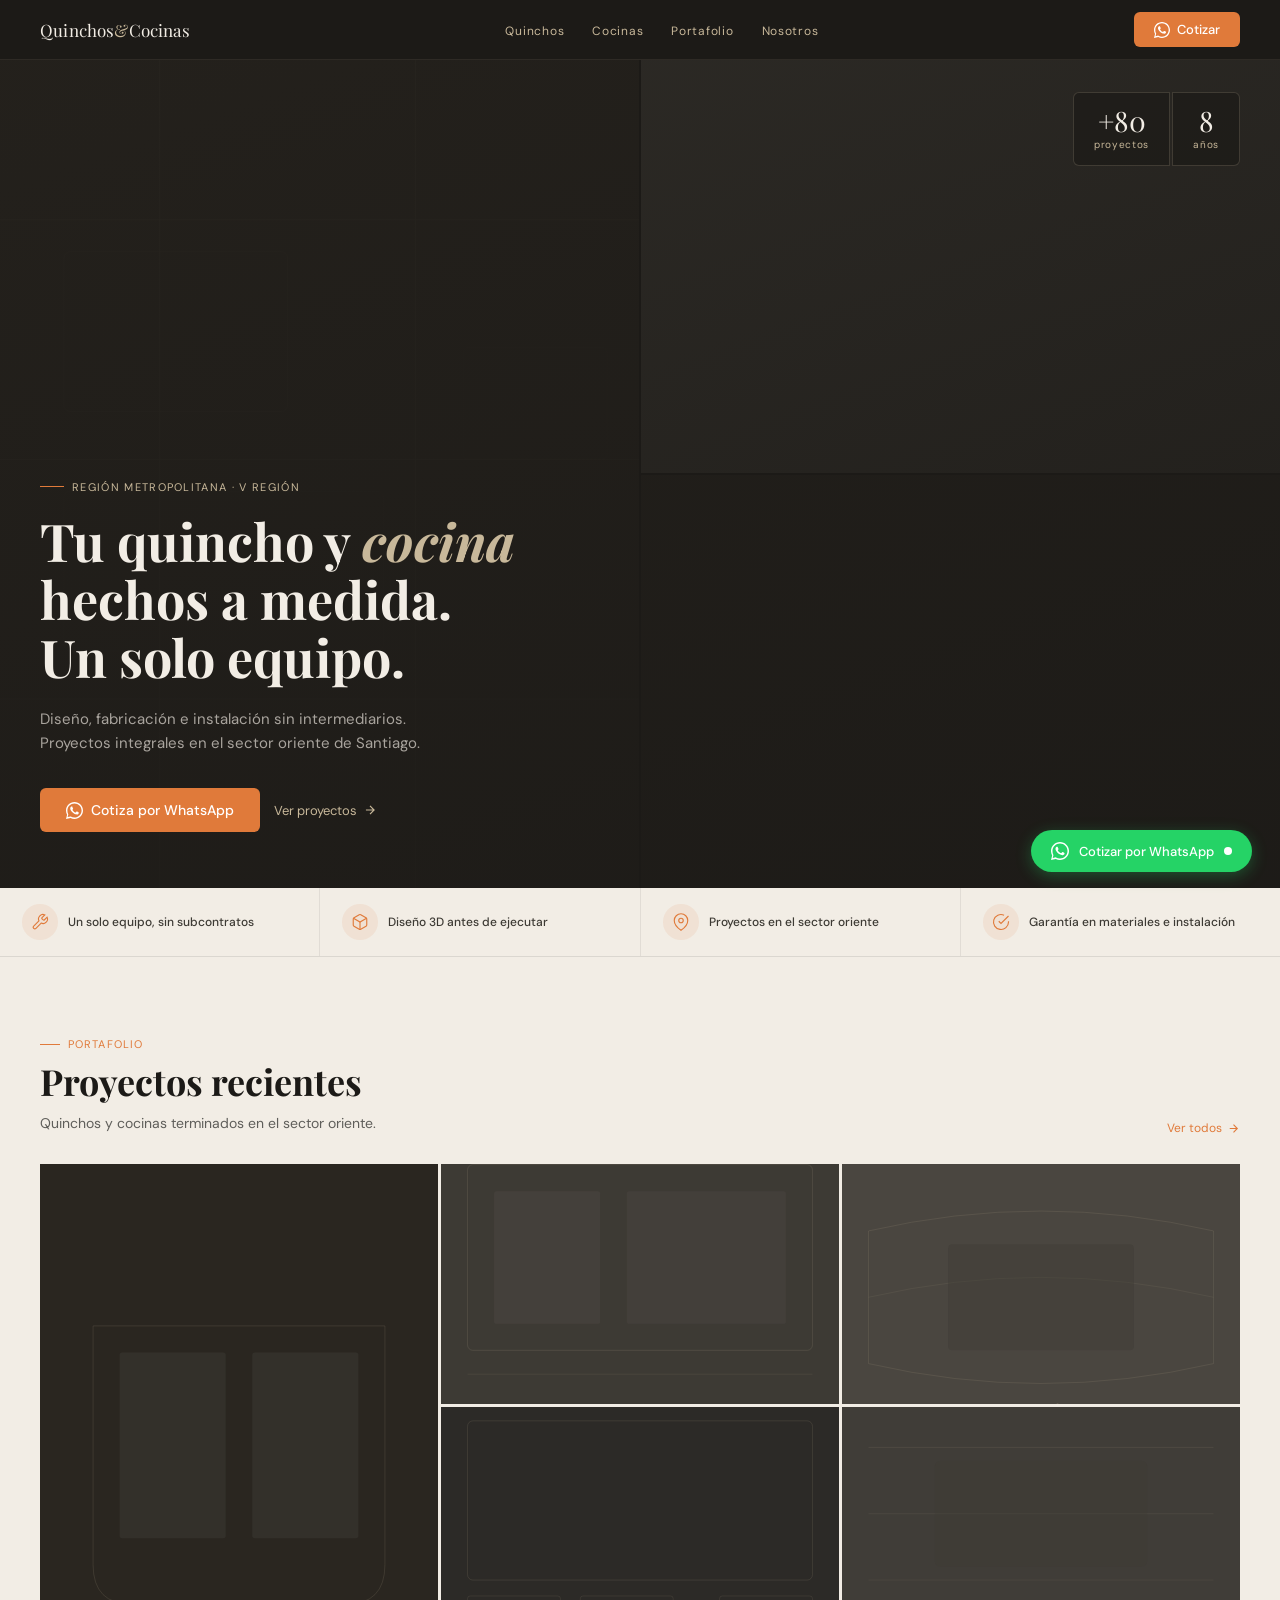
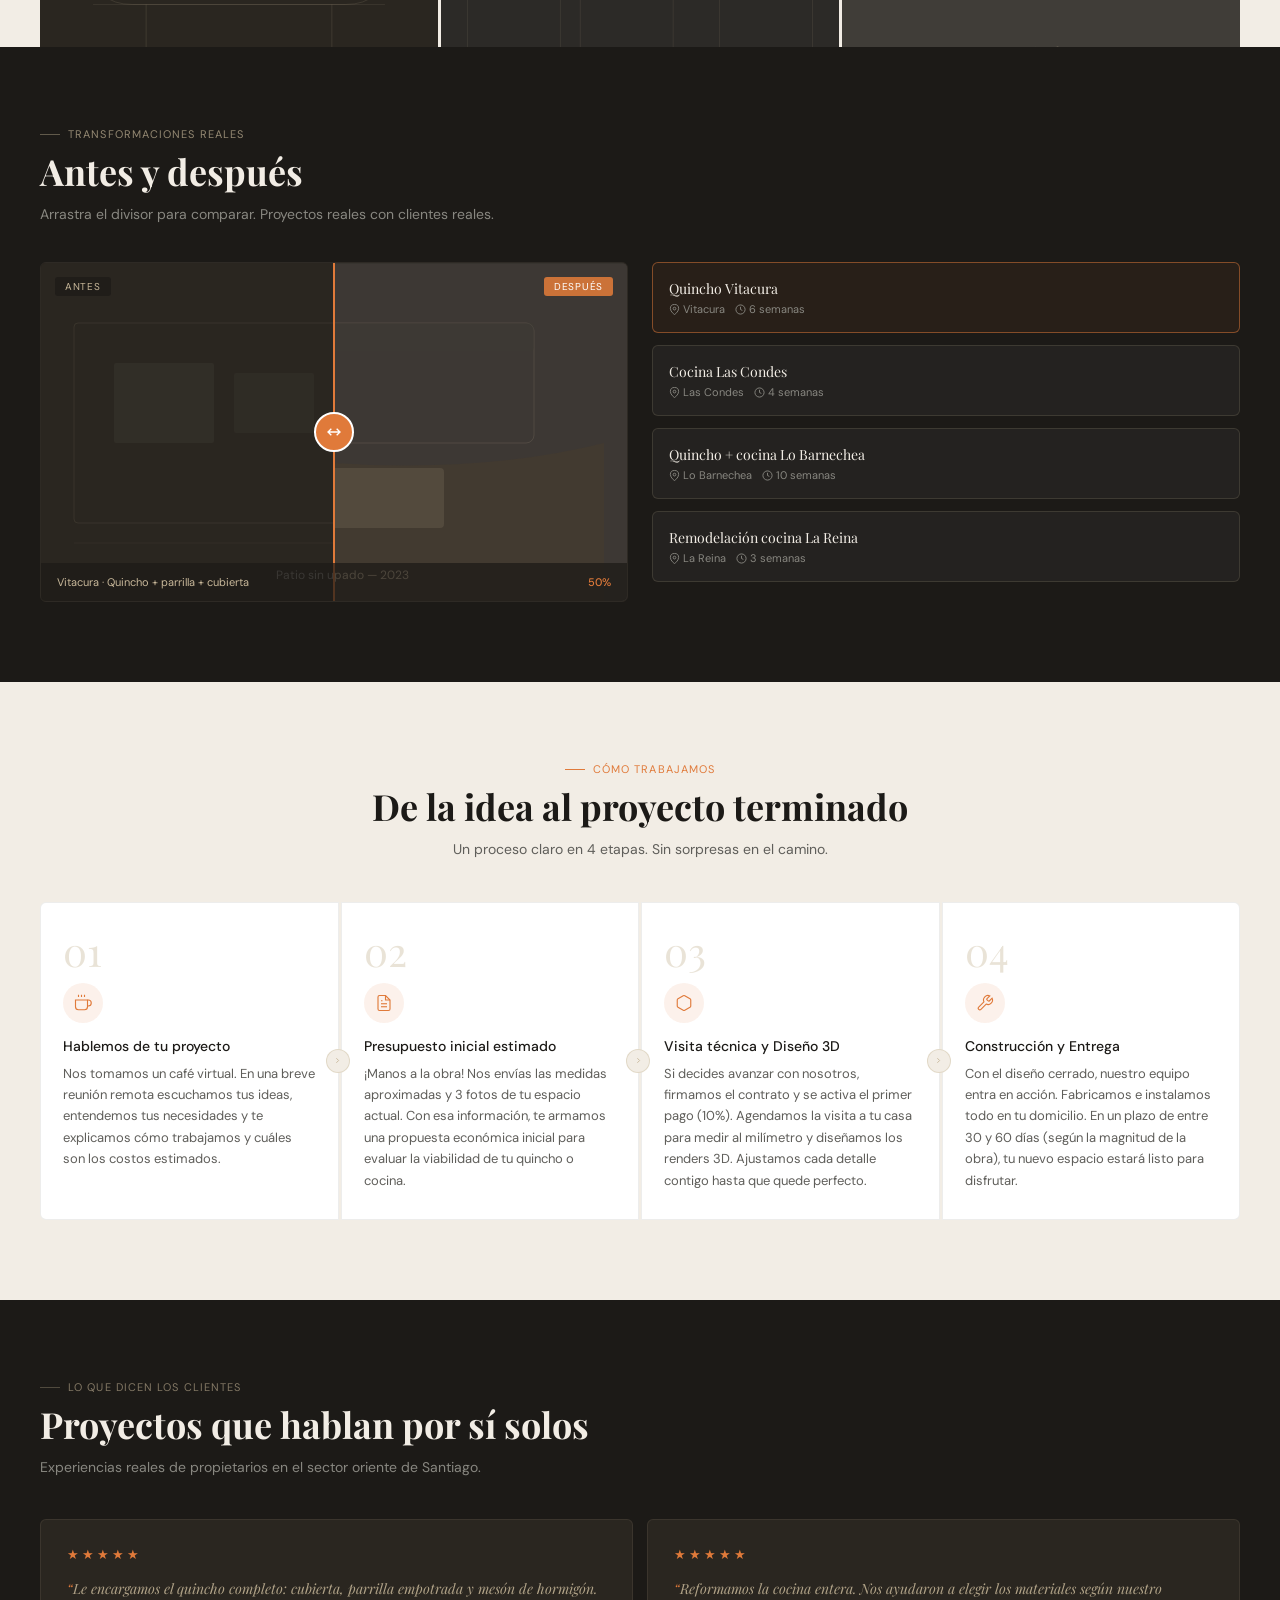
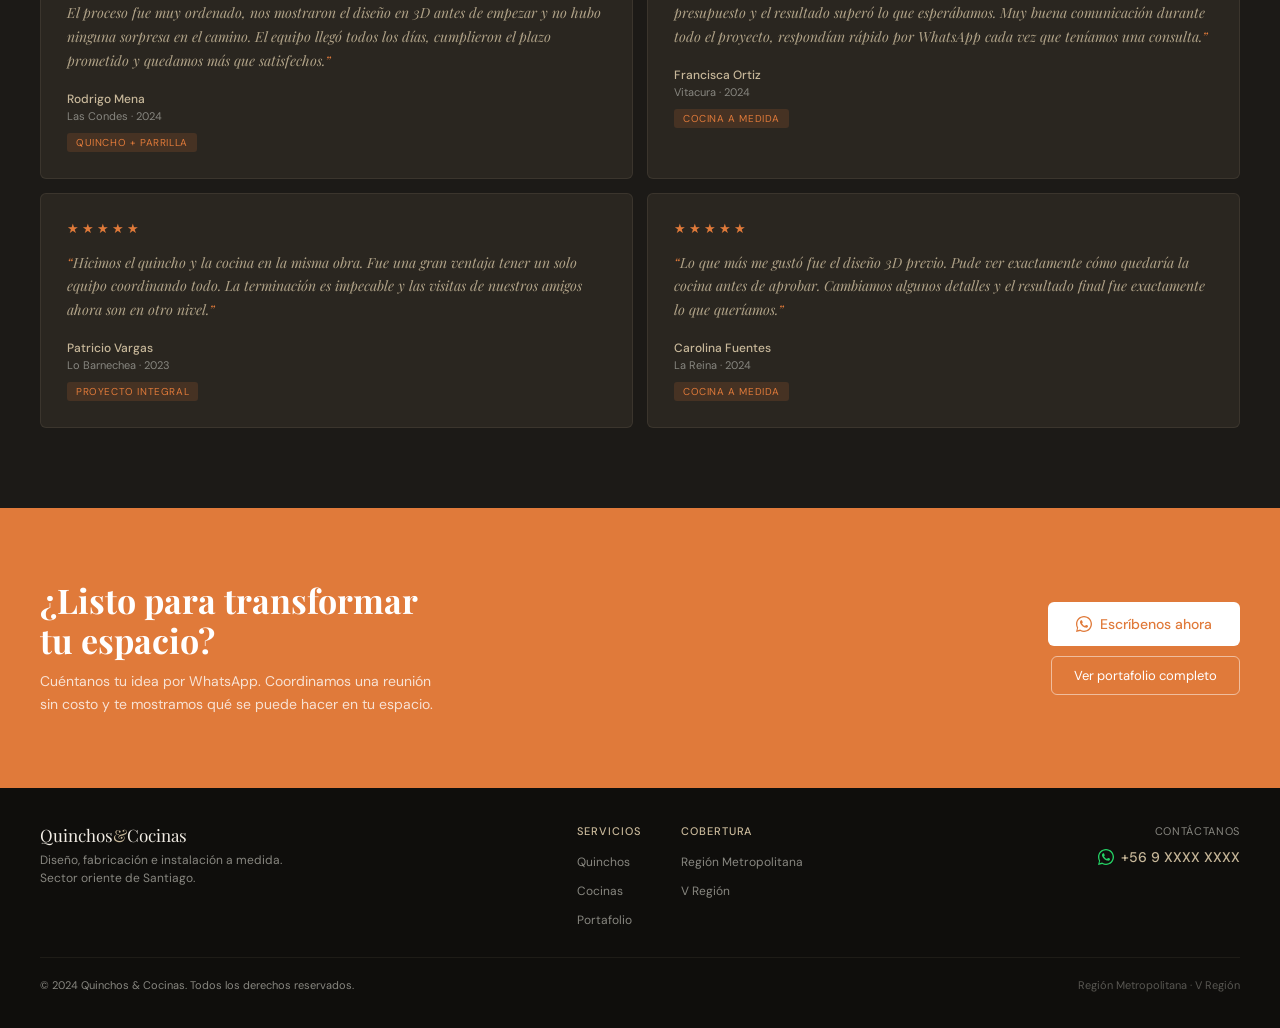
<file: quinchosycocinas_home.html>
<!DOCTYPE html>
<html lang="es">
<head>
  <meta charset="UTF-8">
  <meta name="viewport" content="width=device-width, initial-scale=1.0">
  <title>Quinchos & Cocinas — A medida en Santiago</title>
  <meta name="description" content="Diseño, fabricación e instalación de quinchos y cocinas a medida en la Región Metropolitana y V Región. Un solo equipo, sin intermediarios.">
  <link rel="preconnect" href="https://fonts.googleapis.com">
  <link rel="preconnect" href="https://fonts.gstatic.com" crossorigin>
  <link href="https://fonts.googleapis.com/css2?family=Playfair+Display:ital,wght@0,400;0,500;1,400&family=DM+Sans:opsz,wght@9..40,400;9..40,500&display=swap" rel="stylesheet">
  <style>
    *, *::before, *::after { box-sizing: border-box; margin: 0; padding: 0; }

    :root {
      --carbon:   #1C1A17;
      --carbon2:  #2A2620;
      --carbon3:  #3D3A34;
      --carbon4:  #4A4640;
      --sand:     #C8B89A;
      --cream:    #F2EDE5;
      --copper:   #E07A3A;
      --copper2:  #C96A2C;
      --white:    #FFFFFF;
      --gray:     #888780;
      --gray2:    #5F5E5A;
      --radius:   6px;
    }

    html { scroll-behavior: smooth; }

    body {
      font-family: 'DM Sans', sans-serif;
      background: var(--cream);
      color: var(--carbon);
      overflow-x: hidden;
    }

    /* ─── NAV ─────────────────────────────────────────── */
    .nav {
      position: sticky;
      top: 0;
      z-index: 100;
      background: var(--carbon);
      display: flex;
      align-items: center;
      justify-content: space-between;
      padding: 0 40px;
      height: 60px;
      border-bottom: 1px solid rgba(200,184,154,0.1);
    }

    .nav-logo {
      font-family: 'Playfair Display', serif;
      font-size: 17px;
      color: var(--cream);
      text-decoration: none;
      letter-spacing: 0.01em;
    }
    .nav-logo span { color: var(--sand); }

    .nav-links {
      display: flex;
      gap: 28px;
      list-style: none;
    }
    .nav-links a {
      font-size: 12px;
      color: var(--sand);
      text-decoration: none;
      letter-spacing: 0.06em;
      transition: color 0.2s;
    }
    .nav-links a:hover { color: var(--cream); }

    .nav-cta {
      display: inline-flex;
      align-items: center;
      gap: 7px;
      background: var(--copper);
      color: var(--white);
      font-family: 'DM Sans', sans-serif;
      font-size: 13px;
      font-weight: 500;
      padding: 9px 20px;
      border-radius: var(--radius);
      text-decoration: none;
      transition: background 0.2s;
    }
    .nav-cta:hover { background: var(--copper2); }

    .nav-hamburger {
      display: none;
      background: none;
      border: none;
      cursor: pointer;
      flex-direction: column;
      gap: 5px;
      padding: 4px;
    }
    .nav-hamburger span {
      display: block;
      width: 22px;
      height: 1.5px;
      background: var(--sand);
      border-radius: 2px;
    }

    /* ─── HERO ────────────────────────────────────────── */
    .hero {
      position: relative;
      min-height: 92vh;
      display: flex;
      align-items: flex-end;
      padding: 60px 40px 56px;
      overflow: hidden;
      background: var(--carbon);
    }

    .hero-bg {
      position: absolute;
      inset: 0;
      display: grid;
      grid-template-columns: 1fr 1fr;
      gap: 2px;
    }
    .hero-bg-l { background: var(--carbon2); position: relative; overflow: hidden; }
    .hero-bg-r { display: grid; grid-template-rows: 1fr 1fr; gap: 2px; }
    .hero-bg-rt { background: var(--carbon3); }
    .hero-bg-rb { background: var(--carbon2); }

    /* SVG texture pattern inside hero panels */
    .hero-texture {
      position: absolute;
      inset: 0;
      opacity: 0.06;
    }

    .hero-overlay {
      position: absolute;
      inset: 0;
      background: linear-gradient(
        160deg,
        rgba(28,26,23,0.45) 0%,
        rgba(28,26,23,0.72) 55%,
        rgba(28,26,23,0.92) 100%
      );
      z-index: 1;
    }

    .hero-content {
      position: relative;
      z-index: 2;
      max-width: 580px;
    }

    .hero-eyebrow {
      display: inline-flex;
      align-items: center;
      gap: 8px;
      font-size: 11px;
      letter-spacing: 0.12em;
      color: var(--sand);
      text-transform: uppercase;
      margin-bottom: 18px;
    }
    .hero-eyebrow::before {
      content: '';
      display: block;
      width: 24px;
      height: 1px;
      background: var(--copper);
    }

    .hero-title {
      font-family: 'Playfair Display', serif;
      font-size: clamp(36px, 5vw, 52px);
      line-height: 1.12;
      color: var(--cream);
      margin-bottom: 20px;
    }
    .hero-title em {
      color: var(--sand);
      font-style: italic;
    }

    .hero-sub {
      font-size: 15px;
      color: rgba(242,237,229,0.65);
      line-height: 1.65;
      margin-bottom: 32px;
      max-width: 420px;
    }

    .hero-btns {
      display: flex;
      gap: 14px;
      align-items: center;
      flex-wrap: wrap;
    }

    .btn-primary {
      display: inline-flex;
      align-items: center;
      gap: 8px;
      background: var(--copper);
      color: var(--white);
      font-family: 'DM Sans', sans-serif;
      font-size: 14px;
      font-weight: 500;
      padding: 13px 26px;
      border-radius: var(--radius);
      text-decoration: none;
      transition: background 0.2s, transform 0.15s;
    }
    .btn-primary:hover { background: var(--copper2); transform: translateY(-1px); }

    .btn-ghost {
      display: inline-flex;
      align-items: center;
      gap: 6px;
      color: var(--sand);
      font-size: 13px;
      text-decoration: none;
      transition: color 0.2s;
    }
    .btn-ghost:hover { color: var(--cream); }
    .btn-ghost svg { transition: transform 0.2s; }
    .btn-ghost:hover svg { transform: translateX(3px); }

    .hero-stats {
      position: absolute;
      top: 32px;
      right: 40px;
      z-index: 2;
      display: flex;
      gap: 2px;
    }

    .hero-stat {
      background: rgba(28,26,23,0.7);
      border: 0.5px solid rgba(200,184,154,0.2);
      padding: 14px 20px;
      text-align: center;
    }
    .hero-stat:first-child { border-radius: var(--radius) 0 0 var(--radius); }
    .hero-stat:last-child  { border-radius: 0 var(--radius) var(--radius) 0; }

    .hero-stat-num {
      font-family: 'Playfair Display', serif;
      font-size: 28px;
      color: var(--cream);
      line-height: 1;
    }
    .hero-stat-label {
      font-size: 10px;
      color: var(--sand);
      letter-spacing: 0.07em;
      margin-top: 3px;
    }

    /* ─── TRUST BAR ───────────────────────────────────── */
    .trust-bar {
      background: var(--cream);
      border-bottom: 0.5px solid rgba(28,26,23,0.1);
      display: flex;
      align-items: stretch;
    }

    .trust-item {
      flex: 1;
      display: flex;
      align-items: center;
      gap: 10px;
      padding: 16px 22px;
      border-right: 0.5px solid rgba(28,26,23,0.08);
    }
    .trust-item:last-child { border-right: none; }

    .trust-icon {
      width: 36px;
      height: 36px;
      background: rgba(224,122,58,0.1);
      border-radius: 50%;
      display: flex;
      align-items: center;
      justify-content: center;
      flex-shrink: 0;
      color: var(--copper);
      font-size: 17px;
    }

    .trust-text {
      font-size: 12px;
      font-weight: 500;
      color: var(--carbon3);
      line-height: 1.4;
    }

    /* ─── SECTIONS COMMON ─────────────────────────────── */
    .section { padding: 80px 40px; }
    .section-label {
      font-size: 11px;
      letter-spacing: 0.1em;
      text-transform: uppercase;
      color: var(--copper);
      margin-bottom: 10px;
      display: flex;
      align-items: center;
      gap: 8px;
    }
    .section-label::before {
      content: '';
      display: block;
      width: 20px;
      height: 1px;
      background: var(--copper);
    }

    .section-title {
      font-family: 'Playfair Display', serif;
      font-size: clamp(26px, 3.5vw, 36px);
      color: var(--carbon);
      line-height: 1.15;
      margin-bottom: 10px;
    }
    .section-sub {
      font-size: 14px;
      color: var(--gray2);
      line-height: 1.7;
      max-width: 480px;
    }

    /* ─── GALLERY ─────────────────────────────────────── */
    .gallery-section { padding: 80px 40px 0; background: var(--cream); }

    .gallery-header {
      display: flex;
      justify-content: space-between;
      align-items: flex-end;
      margin-bottom: 28px;
    }

    .link-arrow {
      display: inline-flex;
      align-items: center;
      gap: 5px;
      font-size: 12px;
      color: var(--copper);
      text-decoration: none;
      transition: gap 0.2s;
    }
    .link-arrow:hover { gap: 9px; }

    .gallery-grid {
      display: grid;
      grid-template-columns: repeat(3, 1fr);
      grid-template-rows: 240px 240px;
      gap: 3px;
    }

    .gal-item {
      position: relative;
      overflow: hidden;
      cursor: pointer;
    }
    .gal-item.tall { grid-row: span 2; }

    .gal-ph {
      width: 100%;
      height: 100%;
      display: flex;
      align-items: center;
      justify-content: center;
      position: relative;
      overflow: hidden;
    }
    .gal-ph svg { position: absolute; inset: 0; width: 100%; height: 100%; }

    .gal-overlay {
      position: absolute;
      inset: 0;
      background: linear-gradient(to top, rgba(28,26,23,0.82) 0%, transparent 55%);
      display: flex;
      align-items: flex-end;
      padding: 18px;
      opacity: 0;
      transition: opacity 0.25s;
    }
    .gal-item:hover .gal-overlay { opacity: 1; }

    .gal-info-label {
      font-size: 13px;
      font-weight: 500;
      color: var(--cream);
    }
    .gal-info-commune {
      font-size: 11px;
      color: var(--sand);
      margin-top: 2px;
    }
    .gal-info-tag {
      display: inline-block;
      margin-top: 6px;
      font-size: 10px;
      background: var(--copper);
      color: var(--white);
      padding: 2px 8px;
      border-radius: 3px;
      letter-spacing: 0.05em;
    }

    /* ─── ANTES/DESPUÉS ───────────────────────────────── */
    .antes-section {
      background: var(--carbon);
      padding: 80px 40px;
    }
    .antes-section .section-label { color: rgba(200,184,154,0.7); }
    .antes-section .section-label::before { background: rgba(200,184,154,0.4); }
    .antes-section .section-title { color: var(--cream); }
    .antes-section .section-sub { color: var(--gray); }

    .slider-outer {
      display: grid;
      grid-template-columns: 1fr 1fr;
      gap: 24px;
      align-items: start;
      margin-top: 36px;
    }

    .slider-wrap {
      position: relative;
      height: 340px;
      border-radius: var(--radius);
      overflow: hidden;
      cursor: ew-resize;
      user-select: none;
      border: 0.5px solid rgba(200,184,154,0.1);
    }

    .slider-before,
    .slider-after {
      position: absolute;
      inset: 0;
      width: 100%;
      height: 100%;
    }
    .slider-before { background: var(--carbon2); }
    .slider-after  {
      background: var(--carbon3);
      clip-path: inset(0 0 0 50%);
      transition: clip-path 0s;
    }

    .slider-divider {
      position: absolute;
      top: 0;
      bottom: 0;
      width: 2px;
      background: var(--copper);
      left: 50%;
      transform: translateX(-50%);
      pointer-events: none;
    }

    .slider-handle {
      position: absolute;
      top: 50%;
      left: 50%;
      transform: translate(-50%, -50%);
      width: 40px;
      height: 40px;
      background: var(--copper);
      border-radius: 50%;
      display: flex;
      align-items: center;
      justify-content: center;
      color: var(--white);
      pointer-events: none;
      border: 2px solid var(--white);
    }

    .slider-badge {
      position: absolute;
      top: 14px;
      font-size: 10px;
      padding: 3px 10px;
      border-radius: 3px;
      letter-spacing: 0.07em;
      text-transform: uppercase;
      pointer-events: none;
    }
    .slider-badge.before {
      left: 14px;
      background: rgba(28,26,23,0.72);
      color: var(--sand);
    }
    .slider-badge.after {
      right: 14px;
      background: rgba(224,122,58,0.88);
      color: var(--white);
    }

    .slider-footer {
      position: absolute;
      bottom: 0;
      left: 0;
      right: 0;
      padding: 12px 16px;
      background: rgba(28,26,23,0.72);
      display: flex;
      justify-content: space-between;
      align-items: center;
      pointer-events: none;
    }
    .slider-footer-txt { font-size: 11px; color: var(--sand); }
    .slider-pct { font-size: 11px; color: var(--copper); font-weight: 500; }

    .slider-thumbnails {
      display: flex;
      flex-direction: column;
      gap: 12px;
    }

    .thumb-card {
      background: rgba(255,255,255,0.04);
      border: 0.5px solid rgba(200,184,154,0.15);
      border-radius: var(--radius);
      padding: 16px;
      cursor: pointer;
      transition: border-color 0.2s, background 0.2s;
    }
    .thumb-card:hover,
    .thumb-card.active {
      border-color: rgba(224,122,58,0.5);
      background: rgba(224,122,58,0.06);
    }

    .thumb-title {
      font-family: 'Playfair Display', serif;
      font-size: 14px;
      color: var(--cream);
      margin-bottom: 4px;
    }
    .thumb-meta {
      font-size: 11px;
      color: var(--gray);
      display: flex;
      gap: 10px;
    }
    .thumb-meta span { display: flex; align-items: center; gap: 3px; }

    /* ─── PROCESO ─────────────────────────────────────── */
    .proceso-section { background: var(--cream); padding: 80px 40px; }

    .pasos-grid {
      display: grid;
      grid-template-columns: repeat(4, 1fr);
      gap: 2px;
      margin-top: 40px;
    }

    .paso-card {
      background: var(--white);
      border: 0.5px solid rgba(28,26,23,0.08);
      padding: 28px 22px;
      position: relative;
    }
    .paso-card:first-child { border-radius: var(--radius) 0 0 var(--radius); }
    .paso-card:last-child  { border-radius: 0 var(--radius) var(--radius) 0; }

    .paso-num {
      font-family: 'Playfair Display', serif;
      font-size: 40px;
      color: rgba(200,184,154,0.4);
      line-height: 1;
      margin-bottom: 12px;
    }

    .paso-icon-wrap {
      width: 40px;
      height: 40px;
      background: rgba(224,122,58,0.1);
      border-radius: 50%;
      display: flex;
      align-items: center;
      justify-content: center;
      color: var(--copper);
      margin-bottom: 14px;
      font-size: 18px;
    }

    .paso-title {
      font-size: 14px;
      font-weight: 500;
      color: var(--carbon);
      margin-bottom: 8px;
    }

    .paso-desc {
      font-size: 13px;
      color: var(--gray2);
      line-height: 1.65;
    }

    .paso-arrow {
      position: absolute;
      right: -12px;
      top: 50%;
      transform: translateY(-50%);
      width: 24px;
      height: 24px;
      background: var(--cream);
      border: 0.5px solid rgba(200,184,154,0.4);
      border-radius: 50%;
      display: flex;
      align-items: center;
      justify-content: center;
      color: var(--sand);
      z-index: 2;
      font-size: 10px;
    }
    .paso-card:last-child .paso-arrow { display: none; }

    /* ─── TESTIMONIOS ─────────────────────────────────── */
    .test-section { background: var(--carbon); padding: 80px 40px; }
    .test-section .section-label { color: rgba(200,184,154,0.6); }
    .test-section .section-label::before { background: rgba(200,184,154,0.3); }
    .test-section .section-title { color: var(--cream); }
    .test-section .section-sub { color: var(--gray); }

    .test-grid {
      display: grid;
      grid-template-columns: repeat(2, 1fr);
      gap: 14px;
      margin-top: 40px;
    }

    .test-card {
      background: var(--carbon2);
      border: 0.5px solid rgba(200,184,154,0.1);
      border-radius: var(--radius);
      padding: 26px;
    }

    .test-stars { color: var(--copper); font-size: 13px; letter-spacing: 3px; margin-bottom: 14px; }

    .test-quote {
      font-family: 'Playfair Display', serif;
      font-size: 14px;
      color: rgba(200,184,154,0.85);
      line-height: 1.7;
      font-style: italic;
      margin-bottom: 18px;
    }
    .test-quote::before { content: '\201C'; color: var(--copper); }
    .test-quote::after  { content: '\201D'; color: var(--copper); }

    .test-author-name {
      font-size: 12px;
      font-weight: 500;
      color: var(--sand);
    }
    .test-author-meta { font-size: 11px; color: var(--gray); margin-top: 2px; }

    .test-tag {
      display: inline-block;
      margin-top: 10px;
      font-size: 10px;
      background: rgba(224,122,58,0.15);
      color: var(--copper);
      padding: 3px 9px;
      border-radius: 3px;
      letter-spacing: 0.06em;
      text-transform: uppercase;
    }

    /* ─── CTA FINAL ───────────────────────────────────── */
    .cta-section {
      background: var(--copper);
      padding: 72px 40px;
      display: flex;
      align-items: center;
      justify-content: space-between;
      gap: 32px;
    }

    .cta-title {
      font-family: 'Playfair Display', serif;
      font-size: clamp(24px, 3vw, 34px);
      color: var(--white);
      line-height: 1.18;
      margin-bottom: 10px;
    }

    .cta-sub {
      font-size: 14px;
      color: rgba(255,255,255,0.78);
      line-height: 1.65;
      max-width: 400px;
    }

    .cta-btns {
      display: flex;
      flex-direction: column;
      gap: 10px;
      align-items: flex-end;
      flex-shrink: 0;
    }

    .btn-white {
      display: inline-flex;
      align-items: center;
      gap: 8px;
      background: var(--white);
      color: var(--copper);
      font-family: 'DM Sans', sans-serif;
      font-size: 14px;
      font-weight: 500;
      padding: 13px 28px;
      border-radius: var(--radius);
      text-decoration: none;
      white-space: nowrap;
      transition: transform 0.15s;
    }
    .btn-white:hover { transform: translateY(-1px); }

    .btn-outline-white {
      display: inline-flex;
      align-items: center;
      gap: 6px;
      background: transparent;
      border: 1px solid rgba(255,255,255,0.5);
      color: var(--white);
      font-family: 'DM Sans', sans-serif;
      font-size: 13px;
      padding: 10px 22px;
      border-radius: var(--radius);
      text-decoration: none;
      white-space: nowrap;
      transition: border-color 0.2s;
    }
    .btn-outline-white:hover { border-color: rgba(255,255,255,0.9); }

    /* ─── FOOTER ──────────────────────────────────────── */
    .footer {
      background: #0F0E0C;
      padding: 36px 40px;
    }

    .footer-top {
      display: flex;
      justify-content: space-between;
      align-items: flex-start;
      gap: 40px;
      padding-bottom: 28px;
      border-bottom: 0.5px solid rgba(200,184,154,0.08);
    }

    .footer-logo {
      font-family: 'Playfair Display', serif;
      font-size: 17px;
      color: var(--cream);
      text-decoration: none;
    }
    .footer-logo span { color: var(--sand); }

    .footer-tagline {
      font-size: 12px;
      color: var(--gray);
      margin-top: 4px;
      line-height: 1.5;
    }

    .footer-nav {
      display: flex;
      gap: 40px;
    }

    .footer-nav-col h4 {
      font-size: 11px;
      font-weight: 500;
      color: var(--sand);
      letter-spacing: 0.08em;
      text-transform: uppercase;
      margin-bottom: 12px;
    }

    .footer-nav-col ul { list-style: none; display: flex; flex-direction: column; gap: 8px; }
    .footer-nav-col a { font-size: 12px; color: var(--gray); text-decoration: none; transition: color 0.2s; }
    .footer-nav-col a:hover { color: var(--sand); }

    .footer-contact { text-align: right; }
    .footer-contact-label { font-size: 11px; color: var(--gray); letter-spacing: 0.06em; text-transform: uppercase; margin-bottom: 10px; }
    .footer-contact-wa {
      display: inline-flex;
      align-items: center;
      gap: 7px;
      font-size: 14px;
      font-weight: 500;
      color: var(--sand);
      text-decoration: none;
    }

    .footer-bottom {
      display: flex;
      justify-content: space-between;
      align-items: center;
      padding-top: 20px;
    }
    .footer-copy { font-size: 11px; color: var(--gray); }
    .footer-comunas { font-size: 11px; color: rgba(136,135,128,0.6); }

    /* ─── WHATSAPP FLOAT ──────────────────────────────── */
    .wa-float {
      position: fixed;
      bottom: 28px;
      right: 28px;
      z-index: 99;
      display: flex;
      align-items: center;
      gap: 10px;
      background: #25D366;
      color: var(--white);
      font-family: 'DM Sans', sans-serif;
      font-size: 13px;
      font-weight: 500;
      padding: 12px 20px;
      border-radius: 50px;
      text-decoration: none;
      box-shadow: 0 4px 16px rgba(37,211,102,0.3);
      transition: transform 0.2s;
    }
    .wa-float:hover { transform: translateY(-2px); }
    .wa-float-dot {
      width: 8px;
      height: 8px;
      background: #fff;
      border-radius: 50%;
      animation: pulse-dot 2s infinite;
    }
    @keyframes pulse-dot {
      0%, 100% { opacity: 1; }
      50% { opacity: 0.4; }
    }

    /* ─── SVG ICONS (inline) ─────────────────────────── */
    .icon { display: inline-block; width: 1em; height: 1em; vertical-align: middle; }

    /* ─── RESPONSIVE ──────────────────────────────────── */
    @media (max-width: 768px) {
      .nav { padding: 0 20px; }
      .nav-links { display: none; }
      .nav-hamburger { display: flex; }

      .hero { padding: 40px 20px 48px; min-height: 85vh; }
      .hero-stats { display: none; }

      .trust-bar { flex-wrap: wrap; }
      .trust-item { flex: 0 0 50%; border-bottom: 0.5px solid rgba(28,26,23,0.08); }

      .section { padding: 56px 20px; }
      .gallery-section { padding: 56px 20px 0; }

      .gallery-grid {
        grid-template-columns: 1fr 1fr;
        grid-template-rows: auto;
        height: auto;
      }
      .gal-item.tall { grid-row: span 1; height: 200px; }
      .gal-item { height: 160px; }

      .antes-section { padding: 56px 20px; }
      .slider-outer { grid-template-columns: 1fr; }

      .proceso-section { padding: 56px 20px; }
      .pasos-grid { grid-template-columns: 1fr 1fr; gap: 10px; }
      .paso-card { border-radius: var(--radius) !important; }
      .paso-arrow { display: none; }

      .test-section { padding: 56px 20px; }
      .test-grid { grid-template-columns: 1fr; }

      .cta-section {
        padding: 56px 20px;
        flex-direction: column;
        gap: 28px;
      }
      .cta-btns { align-items: flex-start; }

      .footer { padding: 40px 20px; }
      .footer-top { flex-direction: column; gap: 28px; }
      .footer-nav { gap: 24px; }
      .footer-contact { text-align: left; }
      .footer-bottom { flex-direction: column; gap: 6px; align-items: flex-start; }

      .wa-float { bottom: 20px; right: 20px; padding: 11px 16px; font-size: 12px; }
    }

    @media (max-width: 480px) {
      .trust-item { flex: 0 0 100%; }
      .gallery-grid { grid-template-columns: 1fr; }
      .gal-item, .gal-item.tall { height: 220px; grid-row: span 1; }
      .pasos-grid { grid-template-columns: 1fr; }
    }
  </style>
</head>
<body>

  <!-- ── NAV ── -->
  <nav class="nav" aria-label="Navegación principal">
    <a href="#" class="nav-logo">Quinchos<span>&amp;</span>Cocinas</a>
    <ul class="nav-links">
      <li><a href="#quinchos">Quinchos</a></li>
      <li><a href="#cocinas">Cocinas</a></li>
      <li><a href="#portafolio">Portafolio</a></li>
      <li><a href="#nosotros">Nosotros</a></li>
    </ul>
    <a href="https://wa.me/56912345678?text=Hola%2C%20me%20interesa%20cotizar%20un%20proyecto" class="nav-cta" target="_blank" rel="noopener">
      <svg width="16" height="16" viewBox="0 0 24 24" fill="currentColor" aria-hidden="true"><path d="M17.472 14.382c-.297-.149-1.758-.867-2.03-.967-.273-.099-.471-.148-.67.15-.197.297-.767.966-.94 1.164-.173.199-.347.223-.644.075-.297-.15-1.255-.463-2.39-1.475-.883-.788-1.48-1.761-1.653-2.059-.173-.297-.018-.458.13-.606.134-.133.298-.347.446-.52.149-.174.198-.298.298-.497.099-.198.05-.371-.025-.52-.075-.149-.669-1.612-.916-2.207-.242-.579-.487-.5-.669-.51-.173-.008-.371-.01-.57-.01-.198 0-.52.074-.792.372-.272.297-1.04 1.016-1.04 2.479 0 1.462 1.065 2.875 1.213 3.074.149.198 2.096 3.2 5.077 4.487.709.306 1.262.489 1.694.625.712.227 1.36.195 1.871.118.571-.085 1.758-.719 2.006-1.413.248-.694.248-1.289.173-1.413-.074-.124-.272-.198-.57-.347z"/><path d="M12 0C5.373 0 0 5.373 0 12c0 2.122.554 4.118 1.524 5.847L.057 23.998l6.304-1.452A11.946 11.946 0 0012 24c6.627 0 12-5.373 12-12S18.627 0 12 0zm0 22c-1.939 0-3.762-.516-5.337-1.419l-.382-.228-3.962.911.959-3.853-.25-.396A9.958 9.958 0 012 12C2 6.477 6.477 2 12 2s10 4.477 10 10-4.477 10-10 10z"/></svg>
      Cotizar
    </a>
    <button class="nav-hamburger" aria-label="Menú">
      <span></span><span></span><span></span>
    </button>
  </nav>

  <!-- ── HERO ── -->
  <section class="hero" aria-label="Bienvenida">
    <div class="hero-bg">
      <div class="hero-bg-l">
        <svg class="hero-texture" viewBox="0 0 400 600" xmlns="http://www.w3.org/2000/svg" preserveAspectRatio="xMidYMid slice">
          <line x1="0" y1="100" x2="400" y2="100" stroke="#C8B89A" stroke-width="0.5"/>
          <line x1="0" y1="250" x2="400" y2="250" stroke="#C8B89A" stroke-width="0.5"/>
          <line x1="0" y1="400" x2="400" y2="400" stroke="#C8B89A" stroke-width="0.5"/>
          <line x1="100" y1="0" x2="100" y2="600" stroke="#C8B89A" stroke-width="0.5"/>
          <line x1="260" y1="0" x2="260" y2="600" stroke="#C8B89A" stroke-width="0.5"/>
          <rect x="40" y="120" width="140" height="100" rx="4" fill="none" stroke="#C8B89A" stroke-width="0.5" opacity="0.6"/>
          <rect x="40" y="270" width="200" height="100" rx="4" fill="none" stroke="#C8B89A" stroke-width="0.5" opacity="0.4"/>
          <rect x="290" y="180" width="90" height="70" rx="3" fill="none" stroke="#C8B89A" stroke-width="0.5" opacity="0.3"/>
        </svg>
      </div>
      <div class="hero-bg-r">
        <div class="hero-bg-rt"></div>
        <div class="hero-bg-rb"></div>
      </div>
    </div>
    <div class="hero-overlay"></div>

    <div class="hero-stats" aria-label="Estadísticas">
      <div class="hero-stat">
        <div class="hero-stat-num">+80</div>
        <div class="hero-stat-label">proyectos</div>
      </div>
      <div class="hero-stat">
        <div class="hero-stat-num">8</div>
        <div class="hero-stat-label">años</div>
      </div>
    </div>

    <div class="hero-content">
      <p class="hero-eyebrow">Región Metropolitana · V Región</p>
      <h1 class="hero-title">
        Tu quincho y <em>cocina</em><br>
        hechos a medida.<br>
        Un solo equipo.
      </h1>
      <p class="hero-sub">Diseño, fabricación e instalación sin intermediarios. Proyectos integrales en el sector oriente de Santiago.</p>
      <div class="hero-btns">
        <a href="https://wa.me/56912345678?text=Hola%2C%20me%20interesa%20cotizar%20un%20proyecto" class="btn-primary" target="_blank" rel="noopener">
          <svg width="17" height="17" viewBox="0 0 24 24" fill="currentColor" aria-hidden="true"><path d="M17.472 14.382c-.297-.149-1.758-.867-2.03-.967-.273-.099-.471-.148-.67.15-.197.297-.767.966-.94 1.164-.173.199-.347.223-.644.075-.297-.15-1.255-.463-2.39-1.475-.883-.788-1.48-1.761-1.653-2.059-.173-.297-.018-.458.13-.606.134-.133.298-.347.446-.52.149-.174.198-.298.298-.497.099-.198.05-.371-.025-.52-.075-.149-.669-1.612-.916-2.207-.242-.579-.487-.5-.669-.51-.173-.008-.371-.01-.57-.01-.198 0-.52.074-.792.372-.272.297-1.04 1.016-1.04 2.479 0 1.462 1.065 2.875 1.213 3.074.149.198 2.096 3.2 5.077 4.487.709.306 1.262.489 1.694.625.712.227 1.36.195 1.871.118.571-.085 1.758-.719 2.006-1.413.248-.694.248-1.289.173-1.413-.074-.124-.272-.198-.57-.347z"/><path d="M12 0C5.373 0 0 5.373 0 12c0 2.122.554 4.118 1.524 5.847L.057 23.998l6.304-1.452A11.946 11.946 0 0012 24c6.627 0 12-5.373 12-12S18.627 0 12 0zm0 22c-1.939 0-3.762-.516-5.337-1.419l-.382-.228-3.962.911.959-3.853-.25-.396A9.958 9.958 0 012 12C2 6.477 6.477 2 12 2s10 4.477 10 10-4.477 10-10 10z"/></svg>
          Cotiza por WhatsApp
        </a>
        <a href="#portafolio" class="btn-ghost">
          Ver proyectos
          <svg width="14" height="14" viewBox="0 0 24 24" fill="none" stroke="currentColor" stroke-width="2" aria-hidden="true"><path d="M5 12h14M12 5l7 7-7 7"/></svg>
        </a>
      </div>
    </div>
  </section>

  <!-- ── TRUST BAR ── -->
  <div class="trust-bar" role="list" aria-label="Por qué elegirnos">
    <div class="trust-item" role="listitem">
      <div class="trust-icon" aria-hidden="true">
        <svg width="18" height="18" viewBox="0 0 24 24" fill="none" stroke="currentColor" stroke-width="1.5"><path d="M14.7 6.3a1 1 0 000 1.4l1.6 1.6a1 1 0 001.4 0l3.77-3.77a6 6 0 01-7.94 7.94l-6.91 6.91a2.12 2.12 0 01-3-3l6.91-6.91a6 6 0 017.94-7.94l-3.76 3.76z"/></svg>
      </div>
      <div class="trust-text">Un solo equipo, sin subcontratos</div>
    </div>
    <div class="trust-item" role="listitem">
      <div class="trust-icon" aria-hidden="true">
        <svg width="18" height="18" viewBox="0 0 24 24" fill="none" stroke="currentColor" stroke-width="1.5"><path d="M21 16V8a2 2 0 00-1-1.73l-7-4a2 2 0 00-2 0l-7 4A2 2 0 003 8v8a2 2 0 001 1.73l7 4a2 2 0 002 0l7-4A2 2 0 0021 16z"/><polyline points="3.27 6.96 12 12.01 20.73 6.96"/><line x1="12" y1="22.08" x2="12" y2="12"/></svg>
      </div>
      <div class="trust-text">Diseño 3D antes de ejecutar</div>
    </div>
    <div class="trust-item" role="listitem">
      <div class="trust-icon" aria-hidden="true">
        <svg width="18" height="18" viewBox="0 0 24 24" fill="none" stroke="currentColor" stroke-width="1.5"><path d="M21 10c0 7-9 13-9 13s-9-6-9-13a9 9 0 0118 0z"/><circle cx="12" cy="10" r="3"/></svg>
      </div>
      <div class="trust-text">Proyectos en el sector oriente</div>
    </div>
    <div class="trust-item" role="listitem">
      <div class="trust-icon" aria-hidden="true">
        <svg width="18" height="18" viewBox="0 0 24 24" fill="none" stroke="currentColor" stroke-width="1.5"><path d="M22 11.08V12a10 10 0 11-5.93-9.14"/><polyline points="22 4 12 14.01 9 11.01"/></svg>
      </div>
      <div class="trust-text">Garantía en materiales e instalación</div>
    </div>
  </div>

  <!-- ── GALERÍA ── -->
  <section class="gallery-section" id="portafolio" aria-label="Portafolio de proyectos">
    <div class="gallery-header">
      <div>
        <p class="section-label">Portafolio</p>
        <h2 class="section-title">Proyectos recientes</h2>
        <p class="section-sub">Quinchos y cocinas terminados en el sector oriente.</p>
      </div>
      <a href="#" class="link-arrow">
        Ver todos
        <svg width="13" height="13" viewBox="0 0 24 24" fill="none" stroke="currentColor" stroke-width="2" aria-hidden="true"><path d="M5 12h14M12 5l7 7-7 7"/></svg>
      </a>
    </div>

    <div class="gallery-grid">
      <!-- Foto 1 — tall left -->
      <div class="gal-item tall">
        <div class="gal-ph" style="background:#2A2620; height:100%;">
          <svg viewBox="0 0 300 480" xmlns="http://www.w3.org/2000/svg" preserveAspectRatio="xMidYMid slice">
            <rect width="300" height="480" fill="#2A2620"/>
            <path d="M40,180 L260,180 L260,360 Q260,390 230,390 L70,390 Q40,390 40,360 Z" fill="none" stroke="#C8B89A" stroke-width="0.5" opacity="0.2"/>
            <rect x="60" y="200" width="80" height="140" rx="2" fill="#3D3A34" opacity="0.5"/>
            <rect x="160" y="200" width="80" height="140" rx="2" fill="#3D3A34" opacity="0.5"/>
            <line x1="40" y1="390" x2="260" y2="390" stroke="#C8B89A" stroke-width="0.5" opacity="0.15"/>
            <line x1="80" y1="390" x2="80" y2="440" stroke="#C8B89A" stroke-width="0.5" opacity="0.2"/>
            <line x1="220" y1="390" x2="220" y2="440" stroke="#C8B89A" stroke-width="0.5" opacity="0.2"/>
            <rect x="40" y="440" width="220" height="16" rx="3" fill="#3D3A34" opacity="0.25"/>
            <text x="150" y="460" text-anchor="middle" font-family="Playfair Display,serif" font-size="14" fill="#C8B89A" opacity="0.5" font-style="italic">quincho</text>
          </svg>
        </div>
        <div class="gal-overlay">
          <div>
            <div class="gal-info-label">Quincho + terraza cubierta</div>
            <div class="gal-info-commune">Lo Barnechea · 2024</div>
            <div class="gal-info-tag">Quincho</div>
          </div>
        </div>
      </div>

      <!-- Foto 2 -->
      <div class="gal-item">
        <div class="gal-ph" style="background:#3D3A34; height:100%;">
          <svg viewBox="0 0 300 240" xmlns="http://www.w3.org/2000/svg" preserveAspectRatio="xMidYMid slice">
            <rect width="300" height="240" fill="#3D3A34"/>
            <rect x="20" y="30" width="260" height="140" rx="4" fill="none" stroke="#C8B89A" stroke-width="0.5" opacity="0.2"/>
            <rect x="40" y="50" width="80" height="100" rx="2" fill="#4A4540" opacity="0.6"/>
            <rect x="140" y="50" width="120" height="100" rx="2" fill="#4A4540" opacity="0.5"/>
            <line x1="20" y1="188" x2="280" y2="188" stroke="#C8B89A" stroke-width="0.5" opacity="0.12"/>
            <text x="150" y="220" text-anchor="middle" font-family="Playfair Display,serif" font-size="13" fill="#C8B89A" opacity="0.45" font-style="italic">cocina</text>
          </svg>
        </div>
        <div class="gal-overlay">
          <div>
            <div class="gal-info-label">Cocina blanca isla central</div>
            <div class="gal-info-commune">Las Condes · 2024</div>
            <div class="gal-info-tag">Cocina</div>
          </div>
        </div>
      </div>

      <!-- Foto 3 -->
      <div class="gal-item">
        <div class="gal-ph" style="background:#4A4640; height:100%;">
          <svg viewBox="0 0 300 240" xmlns="http://www.w3.org/2000/svg" preserveAspectRatio="xMidYMid slice">
            <rect width="300" height="240" fill="#4A4640"/>
            <path d="M20,80 Q150,50 280,80 L280,180 Q150,210 20,180 Z" fill="none" stroke="#C8B89A" stroke-width="0.5" opacity="0.18"/>
            <path d="M20,130 Q150,100 280,130" fill="none" stroke="#C8B89A" stroke-width="0.5" opacity="0.12"/>
            <rect x="80" y="90" width="140" height="80" rx="3" fill="#3D3A34" opacity="0.4"/>
            <text x="150" y="220" text-anchor="middle" font-family="Playfair Display,serif" font-size="13" fill="#C8B89A" opacity="0.45" font-style="italic">quincho</text>
          </svg>
        </div>
        <div class="gal-overlay">
          <div>
            <div class="gal-info-label">Quincho techado con parrilla</div>
            <div class="gal-info-commune">Vitacura · 2023</div>
            <div class="gal-info-tag">Quincho</div>
          </div>
        </div>
      </div>

      <!-- Foto 4 -->
      <div class="gal-item">
        <div class="gal-ph" style="background:#2C2A27; height:100%;">
          <svg viewBox="0 0 300 240" xmlns="http://www.w3.org/2000/svg" preserveAspectRatio="xMidYMid slice">
            <rect width="300" height="240" fill="#2C2A27"/>
            <rect x="20" y="40" width="260" height="120" rx="4" fill="none" stroke="#C8B89A" stroke-width="0.5" opacity="0.18"/>
            <rect x="20" y="172" width="70" height="50" rx="2" fill="none" stroke="#C8B89A" stroke-width="0.5" opacity="0.15"/>
            <rect x="105" y="172" width="70" height="50" rx="2" fill="none" stroke="#C8B89A" stroke-width="0.5" opacity="0.15"/>
            <rect x="210" y="172" width="70" height="50" rx="2" fill="none" stroke="#C8B89A" stroke-width="0.5" opacity="0.15"/>
            <text x="150" y="230" text-anchor="middle" font-family="Playfair Display,serif" font-size="13" fill="#C8B89A" opacity="0.45" font-style="italic">cocina</text>
          </svg>
        </div>
        <div class="gal-overlay">
          <div>
            <div class="gal-info-label">Cocina madera + cuarzo</div>
            <div class="gal-info-commune">La Reina · 2024</div>
            <div class="gal-info-tag">Cocina</div>
          </div>
        </div>
      </div>

      <!-- Foto 5 -->
      <div class="gal-item">
        <div class="gal-ph" style="background:#403D38; height:100%;">
          <svg viewBox="0 0 300 240" xmlns="http://www.w3.org/2000/svg" preserveAspectRatio="xMidYMid slice">
            <rect width="300" height="240" fill="#403D38"/>
            <line x1="20" y1="60" x2="280" y2="60" stroke="#C8B89A" stroke-width="0.5" opacity="0.15"/>
            <line x1="20" y1="110" x2="280" y2="110" stroke="#C8B89A" stroke-width="0.5" opacity="0.12"/>
            <line x1="20" y1="160" x2="280" y2="160" stroke="#C8B89A" stroke-width="0.5" opacity="0.1"/>
            <rect x="70" y="70" width="160" height="80" rx="4" fill="#3D3A34" opacity="0.3"/>
            <text x="150" y="220" text-anchor="middle" font-family="Playfair Display,serif" font-size="13" fill="#C8B89A" opacity="0.45" font-style="italic">quincho</text>
          </svg>
        </div>
        <div class="gal-overlay">
          <div>
            <div class="gal-info-label">Quincho moderno techado</div>
            <div class="gal-info-commune">Peñalolén · 2023</div>
            <div class="gal-info-tag">Quincho</div>
          </div>
        </div>
      </div>
    </div>
  </section>

  <!-- ── ANTES / DESPUÉS ── -->
  <section class="antes-section" aria-label="Transformaciones antes y después">
    <p class="section-label">Transformaciones reales</p>
    <h2 class="section-title">Antes y después</h2>
    <p class="section-sub">Arrastra el divisor para comparar. Proyectos reales con clientes reales.</p>

    <div class="slider-outer">
      <div>
        <div class="slider-wrap" id="sliderWrap" role="img" aria-label="Comparación antes y después de un quincho en Vitacura">
          <div class="slider-before">
            <svg width="100%" height="340" viewBox="0 0 600 340" xmlns="http://www.w3.org/2000/svg" preserveAspectRatio="xMidYMid slice" aria-hidden="true">
              <rect width="600" height="340" fill="#2A2620"/>
              <rect x="40" y="60" width="300" height="200" rx="4" fill="none" stroke="#C8B89A" stroke-width="0.5" opacity="0.18"/>
              <rect x="80" y="100" width="100" height="80" rx="2" fill="#3D3A34" opacity="0.4"/>
              <rect x="200" y="110" width="80" height="60" rx="2" fill="#3D3A34" opacity="0.3"/>
              <line x1="40" y1="280" x2="560" y2="280" stroke="#C8B89A" stroke-width="0.5" opacity="0.1"/>
              <text x="300" y="316" text-anchor="middle" font-family="DM Sans,sans-serif" font-size="12" fill="#888780">Patio sin uso — 2022</text>
            </svg>
          </div>
          <div class="slider-after" id="sliderAfter">
            <svg width="100%" height="340" viewBox="0 0 600 340" xmlns="http://www.w3.org/2000/svg" preserveAspectRatio="xMidYMid slice" aria-hidden="true">
              <rect width="600" height="340" fill="#3D3834"/>
              <path d="M30,220 Q150,190 300,200 Q450,210 570,180 L570,340 L30,340 Z" fill="#4A3D2A" opacity="0.35"/>
              <rect x="100" y="60" width="400" height="120" rx="8" fill="none" stroke="#C8B89A" stroke-width="0.5" opacity="0.28"/>
              <rect x="100" y="60" width="400" height="28" rx="4" fill="#3D3A34" opacity="0.45"/>
              <line x1="300" y1="88" x2="300" y2="180" stroke="#C8B89A" stroke-width="0.5" opacity="0.2"/>
              <rect x="130" y="205" width="120" height="60" rx="4" fill="#E07A3A" opacity="0.22"/>
              <rect x="280" y="205" width="130" height="60" rx="4" fill="#C8B89A" opacity="0.12"/>
              <text x="300" y="316" text-anchor="middle" font-family="DM Sans,sans-serif" font-size="12" fill="#C8B89A">Quincho equipado — 2023</text>
            </svg>
          </div>
          <div class="slider-divider" id="sliderDiv"></div>
          <div class="slider-handle" id="sliderHandle" aria-hidden="true">
            <svg width="16" height="16" viewBox="0 0 24 24" fill="none" stroke="currentColor" stroke-width="2"><path d="M21 12H3M8 7l-5 5 5 5M16 7l5 5-5 5"/></svg>
          </div>
          <div class="slider-badge before">Antes</div>
          <div class="slider-badge after">Después</div>
          <div class="slider-footer">
            <span class="slider-footer-txt">Vitacura · Quincho + parrilla + cubierta</span>
            <span class="slider-pct" id="sliderPct">50%</span>
          </div>
        </div>
      </div>

      <div class="slider-thumbnails" role="list" aria-label="Otros proyectos antes y después">
        <div class="thumb-card active" role="listitem" tabindex="0">
          <div class="thumb-title">Quincho Vitacura</div>
          <div class="thumb-meta">
            <span>
              <svg width="11" height="11" viewBox="0 0 24 24" fill="none" stroke="currentColor" stroke-width="2" aria-hidden="true"><path d="M21 10c0 7-9 13-9 13s-9-6-9-13a9 9 0 0118 0z"/><circle cx="12" cy="10" r="3"/></svg>
              Vitacura
            </span>
            <span>
              <svg width="11" height="11" viewBox="0 0 24 24" fill="none" stroke="currentColor" stroke-width="2" aria-hidden="true"><circle cx="12" cy="12" r="10"/><polyline points="12 6 12 12 16 14"/></svg>
              6 semanas
            </span>
          </div>
        </div>
        <div class="thumb-card" role="listitem" tabindex="0">
          <div class="thumb-title">Cocina Las Condes</div>
          <div class="thumb-meta">
            <span>
              <svg width="11" height="11" viewBox="0 0 24 24" fill="none" stroke="currentColor" stroke-width="2" aria-hidden="true"><path d="M21 10c0 7-9 13-9 13s-9-6-9-13a9 9 0 0118 0z"/><circle cx="12" cy="10" r="3"/></svg>
              Las Condes
            </span>
            <span>
              <svg width="11" height="11" viewBox="0 0 24 24" fill="none" stroke="currentColor" stroke-width="2" aria-hidden="true"><circle cx="12" cy="12" r="10"/><polyline points="12 6 12 12 16 14"/></svg>
              4 semanas
            </span>
          </div>
        </div>
        <div class="thumb-card" role="listitem" tabindex="0">
          <div class="thumb-title">Quincho + cocina Lo Barnechea</div>
          <div class="thumb-meta">
            <span>
              <svg width="11" height="11" viewBox="0 0 24 24" fill="none" stroke="currentColor" stroke-width="2" aria-hidden="true"><path d="M21 10c0 7-9 13-9 13s-9-6-9-13a9 9 0 0118 0z"/><circle cx="12" cy="10" r="3"/></svg>
              Lo Barnechea
            </span>
            <span>
              <svg width="11" height="11" viewBox="0 0 24 24" fill="none" stroke="currentColor" stroke-width="2" aria-hidden="true"><circle cx="12" cy="12" r="10"/><polyline points="12 6 12 12 16 14"/></svg>
              10 semanas
            </span>
          </div>
        </div>
        <div class="thumb-card" role="listitem" tabindex="0">
          <div class="thumb-title">Remodelación cocina La Reina</div>
          <div class="thumb-meta">
            <span>
              <svg width="11" height="11" viewBox="0 0 24 24" fill="none" stroke="currentColor" stroke-width="2" aria-hidden="true"><path d="M21 10c0 7-9 13-9 13s-9-6-9-13a9 9 0 0118 0z"/><circle cx="12" cy="10" r="3"/></svg>
              La Reina
            </span>
            <span>
              <svg width="11" height="11" viewBox="0 0 24 24" fill="none" stroke="currentColor" stroke-width="2" aria-hidden="true"><circle cx="12" cy="12" r="10"/><polyline points="12 6 12 12 16 14"/></svg>
              3 semanas
            </span>
          </div>
        </div>
      </div>
    </div>
  </section>

  <!-- ── PROCESO ── -->
  <section class="proceso-section" id="proceso" aria-label="Cómo trabajamos">
    <div style="text-align:center; margin-bottom:4px;">
      <p class="section-label" style="justify-content:center;">Cómo trabajamos</p>
      <h2 class="section-title">De la idea al proyecto terminado</h2>
      <p class="section-sub" style="margin: 8px auto 0; text-align:center;">Un proceso claro en 4 etapas. Sin sorpresas en el camino.</p>
    </div>

    <div class="pasos-grid">
      <div class="paso-card">
        <div class="paso-num">01</div>
        <div class="paso-icon-wrap" aria-hidden="true">
          <svg width="18" height="18" viewBox="0 0 24 24" fill="none" stroke="currentColor" stroke-width="1.5"><path d="M18 8h1a4 4 0 010 8h-1"/><path d="M2 8h16v9a4 4 0 01-4 4H6a4 4 0 01-4-4z"/><line x1="6" y1="1" x2="6" y2="4"/><line x1="10" y1="1" x2="10" y2="4"/><line x1="14" y1="1" x2="14" y2="4"/></svg>
        </div>
        <div class="paso-title">Hablemos de tu proyecto</div>
        <p class="paso-desc">Nos tomamos un café virtual. En una breve reunión remota escuchamos tus ideas, entendemos tus necesidades y te explicamos cómo trabajamos y cuáles son los costos estimados.</p>
        <div class="paso-arrow" aria-hidden="true">
          <svg width="9" height="9" viewBox="0 0 24 24" fill="none" stroke="currentColor" stroke-width="2.5"><path d="M9 18l6-6-6-6"/></svg>
        </div>
      </div>

      <div class="paso-card">
        <div class="paso-num">02</div>
        <div class="paso-icon-wrap" aria-hidden="true">
          <svg width="18" height="18" viewBox="0 0 24 24" fill="none" stroke="currentColor" stroke-width="1.5"><path d="M14 2H6a2 2 0 00-2 2v16a2 2 0 002 2h12a2 2 0 002-2V8z"/><polyline points="14 2 14 8 20 8"/><line x1="16" y1="13" x2="8" y2="13"/><line x1="16" y1="17" x2="8" y2="17"/><polyline points="10 9 9 9 8 9"/></svg>
        </div>
        <div class="paso-title">Presupuesto inicial estimado</div>
        <p class="paso-desc">¡Manos a la obra! Nos envías las medidas aproximadas y 3 fotos de tu espacio actual. Con esa información, te armamos una propuesta económica inicial para evaluar la viabilidad de tu quincho o cocina.</p>
        <div class="paso-arrow" aria-hidden="true">
          <svg width="9" height="9" viewBox="0 0 24 24" fill="none" stroke="currentColor" stroke-width="2.5"><path d="M9 18l6-6-6-6"/></svg>
        </div>
      </div>

      <div class="paso-card">
        <div class="paso-num">03</div>
        <div class="paso-icon-wrap" aria-hidden="true">
          <svg width="18" height="18" viewBox="0 0 24 24" fill="none" stroke="currentColor" stroke-width="1.5"><path d="M21 16V8a2 2 0 00-1-1.73l-7-4a2 2 0 00-2 0l-7 4A2 2 0 003 8v8a2 2 0 001 1.73l7 4a2 2 0 002 0l7-4A2 2 0 0021 16z"/></svg>
        </div>
        <div class="paso-title">Visita técnica y Diseño 3D</div>
        <p class="paso-desc">Si decides avanzar con nosotros, firmamos el contrato y se activa el primer pago (10%). Agendamos la visita a tu casa para medir al milímetro y diseñamos los renders 3D. Ajustamos cada detalle contigo hasta que quede perfecto.</p>
        <div class="paso-arrow" aria-hidden="true">
          <svg width="9" height="9" viewBox="0 0 24 24" fill="none" stroke="currentColor" stroke-width="2.5"><path d="M9 18l6-6-6-6"/></svg>
        </div>
      </div>

      <div class="paso-card">
        <div class="paso-num">04</div>
        <div class="paso-icon-wrap" aria-hidden="true">
          <svg width="18" height="18" viewBox="0 0 24 24" fill="none" stroke="currentColor" stroke-width="1.5"><path d="M14.7 6.3a1 1 0 000 1.4l1.6 1.6a1 1 0 001.4 0l3.77-3.77a6 6 0 01-7.94 7.94l-6.91 6.91a2.12 2.12 0 01-3-3l6.91-6.91a6 6 0 017.94-7.94l-3.76 3.76z"/></svg>
        </div>
        <div class="paso-title">Construcción y Entrega</div>
        <p class="paso-desc">Con el diseño cerrado, nuestro equipo entra en acción. Fabricamos e instalamos todo en tu domicilio. En un plazo de entre 30 y 60 días (según la magnitud de la obra), tu nuevo espacio estará listo para disfrutar.</p>
      </div>
    </div>
  </section>

  <!-- ── TESTIMONIOS ── -->
  <section class="test-section" id="testimonios" aria-label="Testimonios de clientes">
    <p class="section-label">Lo que dicen los clientes</p>
    <h2 class="section-title">Proyectos que hablan por sí solos</h2>
    <p class="section-sub">Experiencias reales de propietarios en el sector oriente de Santiago.</p>

    <div class="test-grid">
      <div class="test-card">
        <div class="test-stars" aria-label="5 estrellas">★★★★★</div>
        <p class="test-quote">Le encargamos el quincho completo: cubierta, parrilla empotrada y mesón de hormigón. El proceso fue muy ordenado, nos mostraron el diseño en 3D antes de empezar y no hubo ninguna sorpresa en el camino. El equipo llegó todos los días, cumplieron el plazo prometido y quedamos más que satisfechos.</p>
        <div class="test-author-name">Rodrigo Mena</div>
        <div class="test-author-meta">Las Condes · 2024</div>
        <div class="test-tag">Quincho + parrilla</div>
      </div>

      <div class="test-card">
        <div class="test-stars" aria-label="5 estrellas">★★★★★</div>
        <p class="test-quote">Reformamos la cocina entera. Nos ayudaron a elegir los materiales según nuestro presupuesto y el resultado superó lo que esperábamos. Muy buena comunicación durante todo el proyecto, respondían rápido por WhatsApp cada vez que teníamos una consulta.</p>
        <div class="test-author-name">Francisca Ortiz</div>
        <div class="test-author-meta">Vitacura · 2024</div>
        <div class="test-tag">Cocina a medida</div>
      </div>

      <div class="test-card">
        <div class="test-stars" aria-label="5 estrellas">★★★★★</div>
        <p class="test-quote">Hicimos el quincho y la cocina en la misma obra. Fue una gran ventaja tener un solo equipo coordinando todo. La terminación es impecable y las visitas de nuestros amigos ahora son en otro nivel.</p>
        <div class="test-author-name">Patricio Vargas</div>
        <div class="test-author-meta">Lo Barnechea · 2023</div>
        <div class="test-tag">Proyecto integral</div>
      </div>

      <div class="test-card">
        <div class="test-stars" aria-label="5 estrellas">★★★★★</div>
        <p class="test-quote">Lo que más me gustó fue el diseño 3D previo. Pude ver exactamente cómo quedaría la cocina antes de aprobar. Cambiamos algunos detalles y el resultado final fue exactamente lo que queríamos.</p>
        <div class="test-author-name">Carolina Fuentes</div>
        <div class="test-author-meta">La Reina · 2024</div>
        <div class="test-tag">Cocina a medida</div>
      </div>
    </div>
  </section>

  <!-- ── CTA FINAL ── -->
  <section class="cta-section" aria-label="Contacto y cotización">
    <div>
      <h2 class="cta-title">¿Listo para transformar<br>tu espacio?</h2>
      <p class="cta-sub">Cuéntanos tu idea por WhatsApp. Coordinamos una reunión sin costo y te mostramos qué se puede hacer en tu espacio.</p>
    </div>
    <div class="cta-btns">
      <a href="https://wa.me/56912345678?text=Hola%2C%20me%20interesa%20cotizar%20un%20proyecto" class="btn-white" target="_blank" rel="noopener">
        <svg width="16" height="16" viewBox="0 0 24 24" fill="currentColor" aria-hidden="true"><path d="M17.472 14.382c-.297-.149-1.758-.867-2.03-.967-.273-.099-.471-.148-.67.15-.197.297-.767.966-.94 1.164-.173.199-.347.223-.644.075-.297-.15-1.255-.463-2.39-1.475-.883-.788-1.48-1.761-1.653-2.059-.173-.297-.018-.458.13-.606.134-.133.298-.347.446-.52.149-.174.198-.298.298-.497.099-.198.05-.371-.025-.52-.075-.149-.669-1.612-.916-2.207-.242-.579-.487-.5-.669-.51-.173-.008-.371-.01-.57-.01-.198 0-.52.074-.792.372-.272.297-1.04 1.016-1.04 2.479 0 1.462 1.065 2.875 1.213 3.074.149.198 2.096 3.2 5.077 4.487.709.306 1.262.489 1.694.625.712.227 1.36.195 1.871.118.571-.085 1.758-.719 2.006-1.413.248-.694.248-1.289.173-1.413-.074-.124-.272-.198-.57-.347z"/><path d="M12 0C5.373 0 0 5.373 0 12c0 2.122.554 4.118 1.524 5.847L.057 23.998l6.304-1.452A11.946 11.946 0 0012 24c6.627 0 12-5.373 12-12S18.627 0 12 0zm0 22c-1.939 0-3.762-.516-5.337-1.419l-.382-.228-3.962.911.959-3.853-.25-.396A9.958 9.958 0 012 12C2 6.477 6.477 2 12 2s10 4.477 10 10-4.477 10-10 10z"/></svg>
        Escríbenos ahora
      </a>
      <a href="#portafolio" class="btn-outline-white">
        Ver portafolio completo
      </a>
    </div>
  </section>

  <!-- ── FOOTER ── -->
  <footer class="footer" id="nosotros">
    <div class="footer-top">
      <div>
        <a href="#" class="footer-logo">Quinchos<span>&amp;</span>Cocinas</a>
        <p class="footer-tagline">Diseño, fabricación e instalación a medida.<br>Sector oriente de Santiago.</p>
      </div>

      <div class="footer-nav">
        <div class="footer-nav-col">
          <h4>Servicios</h4>
          <ul>
            <li><a href="#quinchos">Quinchos</a></li>
            <li><a href="#cocinas">Cocinas</a></li>
            <li><a href="#portafolio">Portafolio</a></li>
          </ul>
        </div>
        <div class="footer-nav-col">
          <h4>Cobertura</h4>
          <ul>
            <li><a href="#">Región Metropolitana</a></li>
            <li><a href="#">V Región</a></li>
          </ul>
        </div>
      </div>

      <div class="footer-contact">
        <p class="footer-contact-label">Contáctanos</p>
        <a href="https://wa.me/56912345678" class="footer-contact-wa" target="_blank" rel="noopener">
          <svg width="16" height="16" viewBox="0 0 24 24" fill="#25D366" aria-hidden="true"><path d="M17.472 14.382c-.297-.149-1.758-.867-2.03-.967-.273-.099-.471-.148-.67.15-.197.297-.767.966-.94 1.164-.173.199-.347.223-.644.075-.297-.15-1.255-.463-2.39-1.475-.883-.788-1.48-1.761-1.653-2.059-.173-.297-.018-.458.13-.606.134-.133.298-.347.446-.52.149-.174.198-.298.298-.497.099-.198.05-.371-.025-.52-.075-.149-.669-1.612-.916-2.207-.242-.579-.487-.5-.669-.51-.173-.008-.371-.01-.57-.01-.198 0-.52.074-.792.372-.272.297-1.04 1.016-1.04 2.479 0 1.462 1.065 2.875 1.213 3.074.149.198 2.096 3.2 5.077 4.487.709.306 1.262.489 1.694.625.712.227 1.36.195 1.871.118.571-.085 1.758-.719 2.006-1.413.248-.694.248-1.289.173-1.413-.074-.124-.272-.198-.57-.347z"/><path d="M12 0C5.373 0 0 5.373 0 12c0 2.122.554 4.118 1.524 5.847L.057 23.998l6.304-1.452A11.946 11.946 0 0012 24c6.627 0 12-5.373 12-12S18.627 0 12 0zm0 22c-1.939 0-3.762-.516-5.337-1.419l-.382-.228-3.962.911.959-3.853-.25-.396A9.958 9.958 0 012 12C2 6.477 6.477 2 12 2s10 4.477 10 10-4.477 10-10 10z"/></svg>
          +56 9 XXXX XXXX
        </a>
      </div>
    </div>

    <div class="footer-bottom">
      <p class="footer-copy">© 2024 Quinchos &amp; Cocinas. Todos los derechos reservados.</p>
      <p class="footer-comunas">Región Metropolitana · V Región</p>
    </div>
  </footer>

  <!-- ── WA FLOAT ── -->
  <a href="https://wa.me/56912345678?text=Hola%2C%20me%20interesa%20cotizar%20un%20proyecto" class="wa-float" target="_blank" rel="noopener" aria-label="Contactar por WhatsApp">
    <svg width="18" height="18" viewBox="0 0 24 24" fill="currentColor" aria-hidden="true"><path d="M17.472 14.382c-.297-.149-1.758-.867-2.03-.967-.273-.099-.471-.148-.67.15-.197.297-.767.966-.94 1.164-.173.199-.347.223-.644.075-.297-.15-1.255-.463-2.39-1.475-.883-.788-1.48-1.761-1.653-2.059-.173-.297-.018-.458.13-.606.134-.133.298-.347.446-.52.149-.174.198-.298.298-.497.099-.198.05-.371-.025-.52-.075-.149-.669-1.612-.916-2.207-.242-.579-.487-.5-.669-.51-.173-.008-.371-.01-.57-.01-.198 0-.52.074-.792.372-.272.297-1.04 1.016-1.04 2.479 0 1.462 1.065 2.875 1.213 3.074.149.198 2.096 3.2 5.077 4.487.709.306 1.262.489 1.694.625.712.227 1.36.195 1.871.118.571-.085 1.758-.719 2.006-1.413.248-.694.248-1.289.173-1.413-.074-.124-.272-.198-.57-.347z"/><path d="M12 0C5.373 0 0 5.373 0 12c0 2.122.554 4.118 1.524 5.847L.057 23.998l6.304-1.452A11.946 11.946 0 0012 24c6.627 0 12-5.373 12-12S18.627 0 12 0zm0 22c-1.939 0-3.762-.516-5.337-1.419l-.382-.228-3.962.911.959-3.853-.25-.396A9.958 9.958 0 012 12C2 6.477 6.477 2 12 2s10 4.477 10 10-4.477 10-10 10z"/></svg>
    <span>Cotizar por WhatsApp</span>
    <span class="wa-float-dot"></span>
  </a>

  <script>
    /* ── Slider antes/después ── */
    const wrap   = document.getElementById('sliderWrap');
    const after  = document.getElementById('sliderAfter');
    const divEl  = document.getElementById('sliderDiv');
    const handle = document.getElementById('sliderHandle');
    const pctEl  = document.getElementById('sliderPct');
    let dragging = false;

    function setPct(clientX) {
      const rect = wrap.getBoundingClientRect();
      let p = (clientX - rect.left) / rect.width;
      p = Math.max(0.04, Math.min(0.96, p));
      const v = Math.round(p * 100);
      after.style.clipPath  = 'inset(0 0 0 ' + v + '%)';
      divEl.style.left      = v + '%';
      handle.style.left     = v + '%';
      pctEl.textContent     = v + '%';
    }

    wrap.addEventListener('mousedown',  e => { dragging = true; setPct(e.clientX); e.preventDefault(); });
    document.addEventListener('mousemove', e => { if (dragging) setPct(e.clientX); });
    document.addEventListener('mouseup',   ()  => { dragging = false; });
    wrap.addEventListener('touchstart', e => { dragging = true; setPct(e.touches[0].clientX); }, { passive: true });
    document.addEventListener('touchmove', e => { if (dragging) setPct(e.touches[0].clientX); }, { passive: true });
    document.addEventListener('touchend',  ()  => { dragging = false; });

    /* ── Thumbnail cards (proyectos) ── */
    document.querySelectorAll('.thumb-card').forEach(card => {
      card.addEventListener('click', function() {
        document.querySelectorAll('.thumb-card').forEach(c => c.classList.remove('active'));
        this.classList.add('active');
      });
      card.addEventListener('keydown', e => {
        if (e.key === 'Enter' || e.key === ' ') { e.preventDefault(); card.click(); }
      });
    });

    /* ── Nav sticky scroll ── */
    const nav = document.querySelector('.nav');
    window.addEventListener('scroll', () => {
      nav.style.borderBottomColor = window.scrollY > 20
        ? 'rgba(200,184,154,0.18)'
        : 'rgba(200,184,154,0.1)';
    }, { passive: true });

    /* ── WA float: hide when CTA section is visible ── */
    const waFloat  = document.querySelector('.wa-float');
    const ctaFinal = document.querySelector('.cta-section');
    if (ctaFinal && waFloat) {
      const obs = new IntersectionObserver(entries => {
        waFloat.style.opacity    = entries[0].isIntersecting ? '0' : '1';
        waFloat.style.pointerEvents = entries[0].isIntersecting ? 'none' : 'auto';
      }, { threshold: 0.3 });
      obs.observe(ctaFinal);
    }
  </script>
</body>
</html>
</file>
<file: css/site.css>
*, *::before, *::after { box-sizing: border-box; margin: 0; padding: 0; }

    :root {
      --carbon:   #1C1A17;
      --carbon2:  #2A2620;
      --carbon3:  #3D3A34;
      --carbon4:  #4A4640;
      --sand:     #C8B89A;
      --cream:    #F2EDE5;
      --copper:   #E07A3A;
      --copper2:  #C96A2C;
      --white:    #FFFFFF;
      --gray:     #888780;
      --gray2:    #5F5E5A;
      --radius:   6px;
    }

    html { scroll-behavior: smooth; }

    body {
      font-family: 'DM Sans', sans-serif;
      background: var(--cream);
      color: var(--carbon);
      overflow-x: hidden;
    }

    /* ─── NAV ─────────────────────────────────────────── */
    .nav {
      position: sticky;
      top: 0;
      z-index: 100;
      background: var(--carbon);
      display: flex;
      align-items: center;
      justify-content: space-between;
      padding: 0 40px;
      height: 60px;
      border-bottom: 1px solid rgba(200,184,154,0.1);
    }

    .nav-logo {
      font-family: 'Playfair Display', serif;
      font-size: 17px;
      color: var(--cream);
      text-decoration: none;
      letter-spacing: 0.01em;
    }
    .nav-logo span { color: var(--sand); }

    .nav-links {
      display: flex;
      gap: 28px;
      list-style: none;
    }
    .nav-links a {
      font-size: 12px;
      color: var(--sand);
      text-decoration: none;
      letter-spacing: 0.06em;
      transition: color 0.2s;
    }
    .nav-links a:hover { color: var(--cream); }

    .nav-cta {
      display: inline-flex;
      align-items: center;
      gap: 7px;
      background: var(--copper);
      color: var(--white);
      font-family: 'DM Sans', sans-serif;
      font-size: 13px;
      font-weight: 500;
      padding: 9px 20px;
      border-radius: var(--radius);
      text-decoration: none;
      transition: background 0.2s;
    }
    .nav-cta:hover { background: var(--copper2); }

    .nav-hamburger {
      display: none;
      background: none;
      border: none;
      cursor: pointer;
      flex-direction: column;
      gap: 5px;
      padding: 4px;
    }
    .nav-hamburger span {
      display: block;
      width: 22px;
      height: 1.5px;
      background: var(--sand);
      border-radius: 2px;
    }

    /* ─── HERO ────────────────────────────────────────── */
    .hero {
      position: relative;
      min-height: 92vh;
      display: flex;
      align-items: flex-end;
      padding: 0;
      overflow: hidden;
      background: var(--carbon);
    }

    .hero-bg {
      position: absolute;
      inset: 0;
      display: grid;
      grid-template-columns: 1fr 1fr;
      gap: 2px;
    }
    .hero-bg-l { background: var(--carbon2); position: relative; overflow: hidden; }
    .hero-bg-r { display: grid; grid-template-rows: 1fr 1fr; gap: 2px; }
    .hero-bg-rt { background: var(--carbon3); }
    .hero-bg-rb { background: var(--carbon2); }

    /* ─── CAROUSEL ────────────────────────────────────── */
    .carousel-container {
      position: absolute;
      inset: 0;
      z-index: 0;
    }

    .carousel-left {
      position: relative;
      width: 100%;
      height: 100%;
      overflow: hidden;
      background: var(--carbon2);
      z-index: 0;
    }

    .carousel-left::after {
      content: '';
      position: absolute;
      inset: 0;
      background: linear-gradient(90deg, rgba(28,26,23,0.18) 0%, rgba(28,26,23,0.04) 45%, rgba(28,26,23,0.12) 100%);
      pointer-events: none;
    }

    .carousel-slides {
      display: flex;
      position: absolute;
      inset: 0;
      transition: opacity 0.8s ease-in-out;
    }

    .carousel-slide {
      position: absolute;
      inset: 0;
      width: 100%;
      height: 100%;
      opacity: 0;
      transition: opacity 0.8s ease-in-out;
    }

    .carousel-slide.active {
      opacity: 1;
    }

    .carousel-slide img {
      width: 100%;
      height: 100%;
      object-fit: cover;
      display: block;
    }

    .carousel-dots {
      position: absolute;
      bottom: 20px;
      left: 40px;
      display: flex;
      gap: 8px;
      z-index: 3;
    }

    .carousel-dot {
      width: 8px;
      height: 8px;
      border-radius: 50%;
      background: rgba(200,184,154,0.4);
      cursor: pointer;
      transition: background 0.3s;
    }

    .carousel-dot.active {
      background: var(--copper);
    }

    /* SVG texture pattern inside hero panels */
    .hero-texture {
      position: absolute;
      inset: 0;
      opacity: 0.06;
    }

    .hero-overlay {
      position: absolute;
      inset: 0;
      background: linear-gradient(
        160deg,
        rgba(28,26,23,0.06) 0%,
        rgba(28,26,23,0.10) 55%,
        rgba(28,26,23,0.14) 100%
      );
      z-index: 1;
    }

    .hero-content {
      position: relative;
      z-index: 2;
      max-width: 580px;
      padding: 60px 40px 56px;
    }

    .hero-stats {
      position: absolute;
      top: 32px;
      right: 40px;
      z-index: 2;
      display: flex;
      gap: 2px;
    }

    .hero-eyebrow {
      display: inline-flex;
      align-items: center;
      gap: 8px;
      font-size: 11px;
      letter-spacing: 0.12em;
      color: var(--sand);
      text-transform: uppercase;
      margin-bottom: 18px;
    }
    .hero-eyebrow::before {
      content: '';
      display: block;
      width: 24px;
      height: 1px;
      background: var(--copper);
    }

    .hero-title {
      font-family: 'Playfair Display', serif;
      font-size: clamp(36px, 5vw, 52px);
      line-height: 1.12;
      color: var(--cream);
      margin-bottom: 20px;
    }
    .hero-title em {
      color: var(--sand);
      font-style: italic;
    }

    .hero-sub {
      font-size: 15px;
      color: rgba(242,237,229,0.65);
      line-height: 1.65;
      margin-bottom: 32px;
      max-width: 420px;
    }

    .hero-btns {
      display: flex;
      gap: 14px;
      align-items: center;
      flex-wrap: wrap;
    }

    .btn-primary {
      display: inline-flex;
      align-items: center;
      gap: 8px;
      background: var(--copper);
      color: var(--white);
      font-family: 'DM Sans', sans-serif;
      font-size: 14px;
      font-weight: 500;
      padding: 13px 26px;
      border-radius: var(--radius);
      text-decoration: none;
      transition: background 0.2s, transform 0.15s;
    }
    .btn-primary:hover { background: var(--copper2); transform: translateY(-1px); }

    .btn-ghost {
      display: inline-flex;
      align-items: center;
      gap: 6px;
      color: var(--sand);
      font-size: 13px;
      text-decoration: none;
      transition: color 0.2s;
    }
    .btn-ghost:hover { color: var(--cream); }
    .btn-ghost svg { transition: transform 0.2s; }
    .btn-ghost:hover svg { transform: translateX(3px); }

    .hero-stat {
      background: rgba(28,26,23,0.7);
      border: 0.5px solid rgba(200,184,154,0.2);
      padding: 14px 20px;
      text-align: center;
    }
    .hero-stat:first-child { border-radius: var(--radius) 0 0 var(--radius); }
    .hero-stat:last-child  { border-radius: 0 var(--radius) var(--radius) 0; }

    .hero-stat-num {
      font-family: 'Playfair Display', serif;
      font-size: 28px;
      color: var(--cream);
      line-height: 1;
    }
    .hero-stat-label {
      font-size: 10px;
      color: var(--sand);
      letter-spacing: 0.07em;
      margin-top: 3px;
    }

    /* ─── TRUST BAR ───────────────────────────────────── */
    .trust-bar {
      background: var(--cream);
      border-bottom: 0.5px solid rgba(28,26,23,0.1);
      display: flex;
      align-items: stretch;
    }

    .trust-item {
      flex: 1;
      display: flex;
      align-items: center;
      gap: 10px;
      padding: 16px 22px;
      border-right: 0.5px solid rgba(28,26,23,0.08);
    }
    .trust-item:last-child { border-right: none; }

    .trust-icon {
      width: 36px;
      height: 36px;
      background: rgba(224,122,58,0.1);
      border-radius: 50%;
      display: flex;
      align-items: center;
      justify-content: center;
      flex-shrink: 0;
      color: var(--copper);
      font-size: 17px;
    }

    .trust-text {
      font-size: 12px;
      font-weight: 500;
      color: var(--carbon3);
      line-height: 1.4;
    }

    /* ─── SECTIONS COMMON ─────────────────────────────── */
    .section { padding: 80px 40px; }
    .section-label {
      font-size: 11px;
      letter-spacing: 0.1em;
      text-transform: uppercase;
      color: var(--copper);
      margin-bottom: 10px;
      display: flex;
      align-items: center;
      gap: 8px;
    }
    .section-label::before {
      content: '';
      display: block;
      width: 20px;
      height: 1px;
      background: var(--copper);
    }

    .section-title {
      font-family: 'Playfair Display', serif;
      font-size: clamp(26px, 3.5vw, 36px);
      color: var(--carbon);
      line-height: 1.15;
      margin-bottom: 10px;
    }
    .section-sub {
      font-size: 14px;
      color: var(--gray2);
      line-height: 1.7;
      max-width: 480px;
    }

    /* ─── GALLERY ─────────────────────────────────────── */
    .gallery-section { padding: 80px 40px 0; background: var(--cream); }

    .gallery-header {
      display: flex;
      justify-content: space-between;
      align-items: flex-end;
      margin-bottom: 28px;
    }

    .link-arrow {
      display: inline-flex;
      align-items: center;
      gap: 5px;
      font-size: 12px;
      color: var(--copper);
      text-decoration: none;
      transition: gap 0.2s;
    }
    .link-arrow:hover { gap: 9px; }

    .gallery-grid {
      display: grid;
      grid-template-columns: repeat(4, 1fr);
      grid-auto-rows: 230px;
      gap: 3px;
    }

    .gal-item {
      position: relative;
      display: block;
      overflow: hidden;
      cursor: pointer;
    }
    .gal-item.tall { grid-row: span 2; }

    .gal-ph {
      width: 100%;
      height: 100%;
      display: flex;
      align-items: center;
      justify-content: center;
      position: relative;
      overflow: hidden;
    }
    .gal-ph svg { position: absolute; inset: 0; width: 100%; height: 100%; }

    .gal-overlay {
      position: absolute;
      inset: 0;
      background: linear-gradient(to top, rgba(28,26,23,0.82) 0%, transparent 55%);
      display: flex;
      align-items: flex-end;
      padding: 18px;
      opacity: 0;
      transition: opacity 0.25s;
    }
    .gal-item:hover .gal-overlay { opacity: 1; }

    .gal-info-label {
      font-size: 13px;
      font-weight: 500;
      color: var(--cream);
    }
    .gal-info-commune {
      font-size: 11px;
      color: var(--sand);
      margin-top: 2px;
    }
    .gal-info-tag {
      display: inline-block;
      margin-top: 6px;
      font-size: 10px;
      background: var(--copper);
      color: var(--white);
      padding: 2px 8px;
      border-radius: 3px;
      letter-spacing: 0.05em;
    }

    /* ─── ANTES/DESPUÉS ───────────────────────────────── */
    .antes-section {
      background: var(--carbon);
      padding: 80px 40px;
    }
    .antes-section .section-label { color: rgba(200,184,154,0.7); }
    .antes-section .section-label::before { background: rgba(200,184,154,0.4); }
    .antes-section .section-title { color: var(--cream); }
    .antes-section .section-sub { color: var(--gray); }

    .slider-outer {
      display: grid;
      grid-template-columns: 1fr 1fr;
      gap: 24px;
      align-items: start;
      margin-top: 36px;
    }

    .slider-wrap {
      position: relative;
      height: 340px;
      border-radius: var(--radius);
      overflow: hidden;
      cursor: ew-resize;
      user-select: none;
      border: 0.5px solid rgba(200,184,154,0.1);
    }

    .slider-before,
    .slider-after {
      position: absolute;
      inset: 0;
      width: 100%;
      height: 100%;
    }
    .slider-before { background: var(--carbon2); }
    .slider-after  {
      background: var(--carbon3);
      clip-path: inset(0 0 0 50%);
      transition: clip-path 0s;
    }

    .slider-divider {
      position: absolute;
      top: 0;
      bottom: 0;
      width: 2px;
      background: var(--copper);
      left: 50%;
      transform: translateX(-50%);
      pointer-events: none;
    }

    .slider-handle {
      position: absolute;
      top: 50%;
      left: 50%;
      transform: translate(-50%, -50%);
      width: 40px;
      height: 40px;
      background: var(--copper);
      border-radius: 50%;
      display: flex;
      align-items: center;
      justify-content: center;
      color: var(--white);
      pointer-events: none;
      border: 2px solid var(--white);
    }

    .slider-badge {
      position: absolute;
      top: 14px;
      font-size: 10px;
      padding: 3px 10px;
      border-radius: 3px;
      letter-spacing: 0.07em;
      text-transform: uppercase;
      pointer-events: none;
    }
    .slider-badge.before {
      left: 14px;
      background: rgba(28,26,23,0.72);
      color: var(--sand);
    }
    .slider-badge.after {
      right: 14px;
      background: rgba(224,122,58,0.88);
      color: var(--white);
    }

    .slider-footer {
      position: absolute;
      bottom: 0;
      left: 0;
      right: 0;
      padding: 12px 16px;
      background: rgba(28,26,23,0.72);
      display: flex;
      justify-content: space-between;
      align-items: center;
      pointer-events: none;
    }
    .slider-footer-txt { font-size: 11px; color: var(--sand); }
    .slider-pct { font-size: 11px; color: var(--copper); font-weight: 500; }

    .slider-thumbnails {
      display: flex;
      flex-direction: column;
      gap: 12px;
    }

    .thumb-card {
      background: rgba(255,255,255,0.04);
      border: 0.5px solid rgba(200,184,154,0.15);
      border-radius: var(--radius);
      padding: 16px;
      cursor: pointer;
      transition: border-color 0.2s, background 0.2s;
    }
    .thumb-card:hover,
    .thumb-card.active {
      border-color: rgba(224,122,58,0.5);
      background: rgba(224,122,58,0.06);
    }

    .thumb-title {
      font-family: 'Playfair Display', serif;
      font-size: 14px;
      color: var(--cream);
      margin-bottom: 4px;
    }
    .thumb-meta {
      font-size: 11px;
      color: var(--gray);
      display: flex;
      gap: 10px;
    }
    .thumb-meta span { display: flex; align-items: center; gap: 3px; }

    /* ─── PROCESO ─────────────────────────────────────── */
    .proceso-section { background: var(--cream); padding: 80px 40px; }

    .pasos-grid {
      display: grid;
      grid-template-columns: repeat(4, 1fr);
      gap: 2px;
      margin-top: 40px;
    }

    .paso-card {
      background: var(--white);
      border: 0.5px solid rgba(28,26,23,0.08);
      padding: 28px 22px;
      position: relative;
    }
    .paso-card:first-child { border-radius: var(--radius) 0 0 var(--radius); }
    .paso-card:last-child  { border-radius: 0 var(--radius) var(--radius) 0; }

    .paso-num {
      font-family: 'Playfair Display', serif;
      font-size: 40px;
      color: rgba(200,184,154,0.4);
      line-height: 1;
      margin-bottom: 12px;
    }

    .paso-icon-wrap {
      width: 40px;
      height: 40px;
      background: rgba(224,122,58,0.1);
      border-radius: 50%;
      display: flex;
      align-items: center;
      justify-content: center;
      color: var(--copper);
      margin-bottom: 14px;
      font-size: 18px;
    }

    .paso-title {
      font-size: 14px;
      font-weight: 500;
      color: var(--carbon);
      margin-bottom: 8px;
    }

    .paso-desc {
      font-size: 13px;
      color: var(--gray2);
      line-height: 1.65;
    }

    .paso-arrow {
      position: absolute;
      right: -12px;
      top: 50%;
      transform: translateY(-50%);
      width: 24px;
      height: 24px;
      background: var(--cream);
      border: 0.5px solid rgba(200,184,154,0.4);
      border-radius: 50%;
      display: flex;
      align-items: center;
      justify-content: center;
      color: var(--sand);
      z-index: 2;
      font-size: 10px;
    }
    .paso-card:last-child .paso-arrow { display: none; }

    /* ─── TESTIMONIOS ─────────────────────────────────── */
    .test-section { background: var(--carbon); padding: 80px 40px; }
    .test-section .section-label { color: rgba(200,184,154,0.6); }
    .test-section .section-label::before { background: rgba(200,184,154,0.3); }
    .test-section .section-title { color: var(--cream); }
    .test-section .section-sub { color: var(--gray); }

    .test-grid {
      display: grid;
      grid-template-columns: repeat(2, 1fr);
      gap: 14px;
      margin-top: 40px;
    }

    .test-card {
      background: var(--carbon2);
      border: 0.5px solid rgba(200,184,154,0.1);
      border-radius: var(--radius);
      padding: 26px;
    }

    .test-stars { color: var(--copper); font-size: 13px; letter-spacing: 3px; margin-bottom: 14px; }

    .test-quote {
      font-family: 'Playfair Display', serif;
      font-size: 14px;
      color: rgba(200,184,154,0.85);
      line-height: 1.7;
      font-style: italic;
      margin-bottom: 18px;
    }
    .test-quote::before { content: '\201C'; color: var(--copper); }
    .test-quote::after  { content: '\201D'; color: var(--copper); }

    .test-author-name {
      font-size: 12px;
      font-weight: 500;
      color: var(--sand);
    }
    .test-author-meta { font-size: 11px; color: var(--gray); margin-top: 2px; }

    .test-tag {
      display: inline-block;
      margin-top: 10px;
      font-size: 10px;
      background: rgba(224,122,58,0.15);
      color: var(--copper);
      padding: 3px 9px;
      border-radius: 3px;
      letter-spacing: 0.06em;
      text-transform: uppercase;
    }

    /* ─── CTA FINAL ───────────────────────────────────── */
    .cta-section {
      background: var(--copper);
      padding: 72px 40px;
      display: flex;
      align-items: center;
      justify-content: space-between;
      gap: 32px;
    }

    .cta-title {
      font-family: 'Playfair Display', serif;
      font-size: clamp(24px, 3vw, 34px);
      color: var(--white);
      line-height: 1.18;
      margin-bottom: 10px;
    }

    .cta-sub {
      font-size: 14px;
      color: rgba(255,255,255,0.78);
      line-height: 1.65;
      max-width: 400px;
    }

    .cta-btns {
      display: flex;
      flex-direction: column;
      gap: 10px;
      align-items: flex-end;
      flex-shrink: 0;
    }

    .btn-white {
      display: inline-flex;
      align-items: center;
      gap: 8px;
      background: var(--white);
      color: var(--copper);
      font-family: 'DM Sans', sans-serif;
      font-size: 14px;
      font-weight: 500;
      padding: 13px 28px;
      border-radius: var(--radius);
      text-decoration: none;
      white-space: nowrap;
      transition: transform 0.15s;
    }
    .btn-white:hover { transform: translateY(-1px); }

    .btn-outline-white {
      display: inline-flex;
      align-items: center;
      gap: 6px;
      background: transparent;
      border: 1px solid rgba(255,255,255,0.5);
      color: var(--white);
      font-family: 'DM Sans', sans-serif;
      font-size: 13px;
      padding: 10px 22px;
      border-radius: var(--radius);
      text-decoration: none;
      white-space: nowrap;
      transition: border-color 0.2s;
    }
    .btn-outline-white:hover { border-color: rgba(255,255,255,0.9); }

    /* ─── FOOTER ──────────────────────────────────────── */
    .footer {
      background: #0F0E0C;
      padding: 36px 40px;
    }

    .footer-top {
      display: flex;
      justify-content: space-between;
      align-items: flex-start;
      gap: 40px;
      padding-bottom: 28px;
      border-bottom: 0.5px solid rgba(200,184,154,0.08);
    }

    .footer-logo {
      font-family: 'Playfair Display', serif;
      font-size: 17px;
      color: var(--cream);
      text-decoration: none;
    }
    .footer-logo span { color: var(--sand); }

    .footer-tagline {
      font-size: 12px;
      color: var(--gray);
      margin-top: 4px;
      line-height: 1.5;
    }

    .footer-nav {
      display: flex;
      gap: 40px;
    }

    .footer-nav-col h4 {
      font-size: 11px;
      font-weight: 500;
      color: var(--sand);
      letter-spacing: 0.08em;
      text-transform: uppercase;
      margin-bottom: 12px;
    }

    .footer-nav-col ul { list-style: none; display: flex; flex-direction: column; gap: 8px; }
    .footer-nav-col a { font-size: 12px; color: var(--gray); text-decoration: none; transition: color 0.2s; }
    .footer-nav-col a:hover { color: var(--sand); }

    .footer-contact { text-align: right; }
    .footer-contact-label { font-size: 11px; color: var(--gray); letter-spacing: 0.06em; text-transform: uppercase; margin-bottom: 10px; }
    .footer-contact-wa {
      display: inline-flex;
      align-items: center;
      gap: 7px;
      font-size: 14px;
      font-weight: 500;
      color: var(--sand);
      text-decoration: none;
    }

    .footer-bottom {
      display: flex;
      justify-content: space-between;
      align-items: center;
      padding-top: 20px;
    }
    .footer-copy { font-size: 11px; color: var(--gray); }
    .footer-comunas { font-size: 11px; color: rgba(136,135,128,0.6); }

    /* ─── WHATSAPP FLOAT ──────────────────────────────── */
    .wa-float {
      position: fixed;
      bottom: 28px;
      right: 28px;
      z-index: 99;
      display: flex;
      align-items: center;
      gap: 10px;
      background: #25D366;
      color: var(--white);
      font-family: 'DM Sans', sans-serif;
      font-size: 13px;
      font-weight: 500;
      padding: 12px 20px;
      border-radius: 50px;
      text-decoration: none;
      box-shadow: 0 4px 16px rgba(37,211,102,0.3);
      transition: transform 0.2s;
    }
    .wa-float:hover { transform: translateY(-2px); }
    .wa-float-dot {
      width: 8px;
      height: 8px;
      background: #fff;
      border-radius: 50%;
      animation: pulse-dot 2s infinite;
    }
    @keyframes pulse-dot {
      0%, 100% { opacity: 1; }
      50% { opacity: 0.4; }
    }

    /* ─── NOSOTROS ───────────────────────────────────── */
    .nosotros-section { background: var(--white); padding: 80px 40px; }

    .nosotros-grid {
      display: grid;
      grid-template-columns: 380px 1fr;
      gap: 48px;
      align-items: center;
      max-width: 1000px;
      margin: 0 auto;
    }

    .nosotros-foto {
      position: relative;
      border-radius: var(--radius);
      overflow: hidden;
      aspect-ratio: 3 / 4;
      background: var(--cream);
    }
    .nosotros-foto img {
      width: 100%;
      height: 100%;
      object-fit: cover;
      display: block;
    }

    .nosotros-rol {
      font-family: 'Playfair Display', serif;
      font-size: clamp(22px, 3vw, 30px);
      color: var(--carbon);
      line-height: 1.25;
      margin-bottom: 6px;
    }
    .nosotros-cargo {
      font-size: 12px;
      letter-spacing: 0.08em;
      text-transform: uppercase;
      color: var(--copper);
      margin-bottom: 14px;
    }
    .nosotros-exp {
      font-size: 15px;
      color: var(--gray2);
      line-height: 1.7;
    }
    .nosotros-exp strong { color: var(--copper); font-weight: 500; }

    /* ─── SVG ICONS (inline) ─────────────────────────── */
    .icon { display: inline-block; width: 1em; height: 1em; vertical-align: middle; }

    /* ─── RESPONSIVE ──────────────────────────────────── */
    @media (max-width: 768px) {
      .nav { padding: 0 20px; }
      .nav-links { display: none; }
      .nav-hamburger { display: flex; }

      .hero { padding: 40px 20px 48px; min-height: 85vh; }
      .hero-stats { display: none; }

      .trust-bar { flex-wrap: wrap; }
      .trust-item { flex: 0 0 50%; border-bottom: 0.5px solid rgba(28,26,23,0.08); }

      .section { padding: 56px 20px; }
      .gallery-section { padding: 56px 20px 0; }

      .gallery-grid {
        grid-template-columns: 1fr 1fr;
        grid-template-rows: auto;
        height: auto;
      }
      .gal-item.tall { grid-row: span 1; height: 200px; }
      .gal-item { height: 160px; }

      .antes-section { padding: 56px 20px; }
      .slider-outer { grid-template-columns: 1fr; }

      .proceso-section { padding: 56px 20px; }
      .pasos-grid { grid-template-columns: 1fr 1fr; gap: 10px; }
      .paso-card { border-radius: var(--radius) !important; }
      .paso-arrow { display: none; }

      .nosotros-section { padding: 56px 20px; }
      .nosotros-grid { grid-template-columns: 1fr; gap: 28px; }
      .nosotros-foto { max-width: 280px; }

      .test-section { padding: 56px 20px; }
      .test-grid { grid-template-columns: 1fr; }

      .cta-section {
        padding: 56px 20px;
        flex-direction: column;
        gap: 28px;
      }
      .cta-btns { align-items: flex-start; }

      .footer { padding: 40px 20px; }
      .footer-top { flex-direction: column; gap: 28px; }
      .footer-nav { gap: 24px; }
      .footer-contact { text-align: left; }
      .footer-bottom { flex-direction: column; gap: 6px; align-items: flex-start; }

      .wa-float { bottom: 20px; right: 20px; padding: 11px 16px; font-size: 12px; }
    }

    @media (max-width: 480px) {
      .trust-item { flex: 0 0 100%; }
      .gallery-grid { grid-template-columns: 1fr; }
      .gal-item, .gal-item.tall { height: 220px; grid-row: span 1; }
      .pasos-grid { grid-template-columns: 1fr; }

      .proyecto-hero { padding: 32px 20px; }
      .proyecto-photos { padding: 24px 20px 56px; }
      .proyecto-grid { grid-template-columns: 1fr 1fr; }
    }

    /* ─── PÁGINA DE PROYECTO ──────────────────────────── */
    .breadcrumb {
      padding: 18px 40px 0;
      font-size: 12px;
      color: var(--gray2);
    }
    .breadcrumb a { color: var(--copper); text-decoration: none; }
    .breadcrumb a:hover { text-decoration: underline; }

    .proyecto-hero {
      padding: 24px 40px 40px;
      display: flex;
      justify-content: space-between;
      align-items: flex-end;
      gap: 24px;
      flex-wrap: wrap;
    }
    .proyecto-hero .gal-info-tag { position: static; }

    .proyecto-title {
      font-family: 'Playfair Display', serif;
      font-size: clamp(28px, 4vw, 40px);
      color: var(--carbon);
      line-height: 1.15;
      margin-top: 10px;
    }

    .proyecto-photos { padding: 0 40px 80px; }

    .proyecto-grid {
      display: grid;
      grid-template-columns: repeat(3, 1fr);
      gap: 6px;
    }
    .proyecto-ph {
      position: relative;
      aspect-ratio: 4 / 3;
      overflow: hidden;
      border-radius: var(--radius);
      cursor: zoom-in;
      background: var(--carbon3);
    }
    .proyecto-ph img {
      position: absolute;
      inset: 0;
      width: 100%;
      height: 100%;
      object-fit: cover;
      transition: transform 0.3s;
    }
    .proyecto-ph:hover img { transform: scale(1.04); }
    .proyecto-ph.antes::after {
      content: 'Antes';
      position: absolute;
      top: 10px;
      left: 10px;
      font-size: 10px;
      letter-spacing: 0.06em;
      text-transform: uppercase;
      background: rgba(28,26,23,0.72);
      color: var(--sand);
      padding: 3px 9px;
      border-radius: 3px;
    }

    .lightbox {
      position: fixed;
      inset: 0;
      z-index: 200;
      background: rgba(15,14,12,0.94);
      display: none;
      align-items: center;
      justify-content: center;
      padding: 40px;
    }
    .lightbox.open { display: flex; }
    .lightbox img {
      max-width: 100%;
      max-height: 100%;
      border-radius: 4px;
      box-shadow: 0 10px 40px rgba(0,0,0,0.5);
    }
    .lightbox-close, .lightbox-prev, .lightbox-next {
      position: absolute;
      background: rgba(255,255,255,0.06);
      border: 0.5px solid rgba(200,184,154,0.25);
      color: var(--cream);
      cursor: pointer;
      display: flex;
      align-items: center;
      justify-content: center;
      border-radius: 50%;
      transition: background 0.2s;
    }
    .lightbox-close:hover, .lightbox-prev:hover, .lightbox-next:hover { background: rgba(255,255,255,0.14); }
    .lightbox-close { top: 20px; right: 20px; width: 40px; height: 40px; }
    .lightbox-prev, .lightbox-next { top: 50%; transform: translateY(-50%); width: 44px; height: 44px; }
    .lightbox-prev { left: 20px; }
    .lightbox-next { right: 20px; }
    .lightbox-count {
      position: absolute;
      bottom: 20px;
      left: 50%;
      transform: translateX(-50%);
      font-size: 12px;
      color: var(--sand);
    }
</file>
